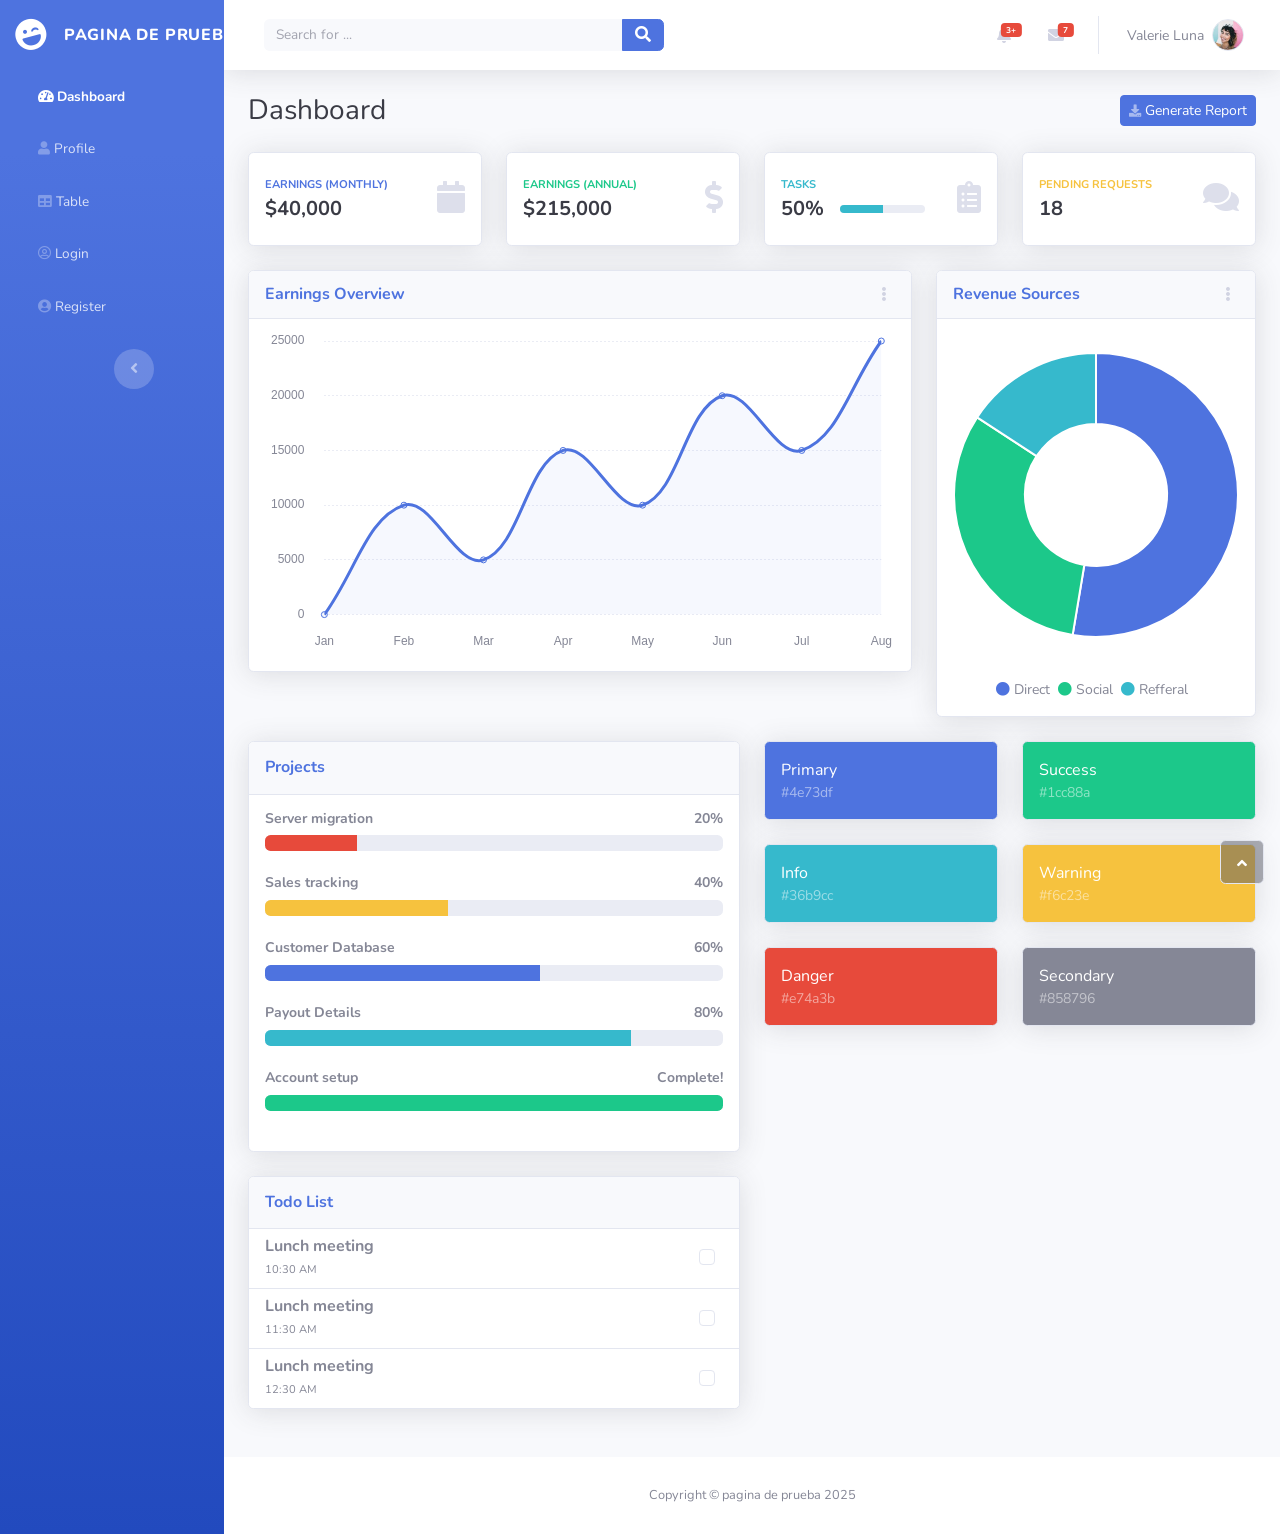
<file: index.html>
<!DOCTYPE html>
<html data-bs-theme="light" lang="en">

<head>
    <meta charset="utf-8">
    <meta name="viewport" content="width=device-width, initial-scale=1.0, shrink-to-fit=no">
    <title>Dashboard - pagina de prueba</title>
    <link rel="stylesheet" href="assets/bootstrap/css/bootstrap.min.css?h=97380e22c8933e9aa79cbc2390b9f15a">
    <link rel="stylesheet" href="assets/css/Nunito.css?h=54ff32502ea8bbd1363fac405f52f724">
    <link rel="stylesheet" href="assets/fonts/fontawesome-all.min.css?h=fbfa80fe81882dd47f8abd5cbb011b19">
</head>

<body id="page-top">
    <div id="wrapper">
        <nav class="navbar align-items-start sidebar sidebar-dark accordion bg-gradient-primary p-0 navbar-dark">
            <div class="container-fluid d-flex flex-column p-0"><a class="navbar-brand d-flex justify-content-center align-items-center sidebar-brand m-0" href="#">
                    <div class="sidebar-brand-icon rotate-n-15"><i class="fas fa-laugh-wink"></i></div>
                    <div class="sidebar-brand-text mx-3"><span>pagina de prueba</span></div>
                </a>
                <hr class="sidebar-divider my-0">
                <ul class="navbar-nav text-light" id="accordionSidebar">
                    <li class="nav-item"><a class="nav-link active" href="index.html"><i class="fas fa-tachometer-alt"></i><span>Dashboard</span></a></li>
                    <li class="nav-item"><a class="nav-link" href="profile.html"><i class="fas fa-user"></i><span>Profile</span></a></li>
                    <li class="nav-item"><a class="nav-link" href="table.html"><i class="fas fa-table"></i><span>Table</span></a></li>
                    <li class="nav-item"><a class="nav-link" href="login.html"><i class="far fa-user-circle"></i><span>Login</span></a></li>
                    <li class="nav-item"><a class="nav-link" href="register.html"><i class="fas fa-user-circle"></i><span>Register</span></a></li>
                </ul>
                <div class="text-center d-none d-md-inline"><button class="btn rounded-circle border-0" id="sidebarToggle" type="button"></button></div>
            </div>
        </nav>
        <div class="d-flex flex-column" id="content-wrapper">
            <div id="content">
                <nav class="navbar navbar-expand bg-white shadow mb-4 topbar static-top navbar-light">
                    <div class="container-fluid"><button class="btn btn-link d-md-none rounded-circle me-3" id="sidebarToggleTop" type="button"><i class="fas fa-bars"></i></button>
                        <form class="d-none d-sm-inline-block me-auto ms-md-3 my-2 my-md-0 mw-100 navbar-search">
                            <div class="input-group"><input class="bg-light form-control border-0 small" type="text" placeholder="Search for ..."><button class="btn btn-primary py-0" type="button"><i class="fas fa-search"></i></button></div>
                        </form>
                        <ul class="navbar-nav flex-nowrap ms-auto">
                            <li class="nav-item dropdown d-sm-none no-arrow"><a class="dropdown-toggle nav-link" aria-expanded="false" data-bs-toggle="dropdown" href="#"><i class="fas fa-search"></i></a>
                                <div class="dropdown-menu dropdown-menu-end p-3 animated--grow-in" aria-labelledby="searchDropdown">
                                    <form class="me-auto navbar-search w-100">
                                        <div class="input-group"><input class="bg-light form-control border-0 small" type="text" placeholder="Search for ...">
                                            <div class="input-group-append"><button class="btn btn-primary py-0" type="button"><i class="fas fa-search"></i></button></div>
                                        </div>
                                    </form>
                                </div>
                            </li>
                            <li class="nav-item dropdown no-arrow mx-1">
                                <div class="nav-item dropdown no-arrow"><a class="dropdown-toggle nav-link" aria-expanded="false" data-bs-toggle="dropdown" href="#"><span class="badge bg-danger badge-counter">3+</span><i class="fas fa-bell fa-fw"></i></a>
                                    <div class="dropdown-menu dropdown-menu-end dropdown-list animated--grow-in">
                                        <h6 class="dropdown-header">alerts center</h6><a class="dropdown-item d-flex align-items-center" href="#">
                                            <div class="me-3">
                                                <div class="bg-primary icon-circle"><i class="fas fa-file-alt text-white"></i></div>
                                            </div>
                                            <div><span class="small text-gray-500">December 12, 2019</span>
                                                <p>A new monthly report is ready to download!</p>
                                            </div>
                                        </a><a class="dropdown-item d-flex align-items-center" href="#">
                                            <div class="me-3">
                                                <div class="bg-success icon-circle"><i class="fas fa-donate text-white"></i></div>
                                            </div>
                                            <div><span class="small text-gray-500">December 7, 2019</span>
                                                <p>$290.29 has been deposited into your account!</p>
                                            </div>
                                        </a><a class="dropdown-item d-flex align-items-center" href="#">
                                            <div class="me-3">
                                                <div class="bg-warning icon-circle"><i class="fas fa-exclamation-triangle text-white"></i></div>
                                            </div>
                                            <div><span class="small text-gray-500">December 2, 2019</span>
                                                <p>Spending Alert: We've noticed unusually high spending for your account.</p>
                                            </div>
                                        </a><a class="dropdown-item text-center small text-gray-500" href="#">Show All Alerts</a>
                                    </div>
                                </div>
                            </li>
                            <li class="nav-item dropdown no-arrow mx-1">
                                <div class="nav-item dropdown no-arrow"><a class="dropdown-toggle nav-link" aria-expanded="false" data-bs-toggle="dropdown" href="#"><span class="badge bg-danger badge-counter">7</span><i class="fas fa-envelope fa-fw"></i></a>
                                    <div class="dropdown-menu dropdown-menu-end dropdown-list animated--grow-in">
                                        <h6 class="dropdown-header">alerts center</h6><a class="dropdown-item d-flex align-items-center" href="#">
                                            <div class="dropdown-list-image me-3"><img class="rounded-circle" src="assets/img/avatars/avatar4.jpeg?h=fefb30b61c8459a66bd338b7d790c3d5">
                                                <div class="bg-success status-indicator"></div>
                                            </div>
                                            <div class="fw-bold">
                                                <div class="text-truncate"><span>Hi there! I am wondering if you can help me with a problem I've been having.</span></div>
                                                <p class="small text-gray-500 mb-0">Emily Fowler - 58m</p>
                                            </div>
                                        </a><a class="dropdown-item d-flex align-items-center" href="#">
                                            <div class="dropdown-list-image me-3"><img class="rounded-circle" src="assets/img/avatars/avatar2.jpeg?h=5d142be9441885f0935b84cf739d4112">
                                                <div class="status-indicator"></div>
                                            </div>
                                            <div class="fw-bold">
                                                <div class="text-truncate"><span>I have the photos that you ordered last month!</span></div>
                                                <p class="small text-gray-500 mb-0">Jae Chun - 1d</p>
                                            </div>
                                        </a><a class="dropdown-item d-flex align-items-center" href="#">
                                            <div class="dropdown-list-image me-3"><img class="rounded-circle" src="assets/img/avatars/avatar3.jpeg?h=c5166867f10a4e454b5b2ae8d63268b3">
                                                <div class="bg-warning status-indicator"></div>
                                            </div>
                                            <div class="fw-bold">
                                                <div class="text-truncate"><span>Last month's report looks great, I am very happy with the progress so far, keep up the good work!</span></div>
                                                <p class="small text-gray-500 mb-0">Morgan Alvarez - 2d</p>
                                            </div>
                                        </a><a class="dropdown-item d-flex align-items-center" href="#">
                                            <div class="dropdown-list-image me-3"><img class="rounded-circle" src="assets/img/avatars/avatar5.jpeg?h=35dc45edbcda6b3fc752dab2b0f082ea">
                                                <div class="bg-success status-indicator"></div>
                                            </div>
                                            <div class="fw-bold">
                                                <div class="text-truncate"><span>Am I a good boy? The reason I ask is because someone told me that people say this to all dogs, even if they aren't good...</span></div>
                                                <p class="small text-gray-500 mb-0">Chicken the Dog · 2w</p>
                                            </div>
                                        </a><a class="dropdown-item text-center small text-gray-500" href="#">Show All Alerts</a>
                                    </div>
                                </div>
                                <div class="shadow dropdown-list dropdown-menu dropdown-menu-end" aria-labelledby="alertsDropdown"></div>
                            </li>
                            <div class="d-none d-sm-block topbar-divider"></div>
                            <li class="nav-item dropdown no-arrow">
                                <div class="nav-item dropdown no-arrow"><a class="dropdown-toggle nav-link" aria-expanded="false" data-bs-toggle="dropdown" href="#"><span class="d-none d-lg-inline me-2 text-gray-600 small">Valerie Luna</span><img class="border rounded-circle img-profile" src="assets/img/avatars/avatar1.jpeg?h=0ecc82101fb9a10ca459432faa8c0656"></a>
                                    <div class="dropdown-menu shadow dropdown-menu-end animated--grow-in"><a class="dropdown-item" href="#"><i class="fas fa-user fa-sm fa-fw me-2 text-gray-400"></i>&nbsp;Profile</a><a class="dropdown-item" href="#"><i class="fas fa-cogs fa-sm fa-fw me-2 text-gray-400"></i>&nbsp;Settings</a><a class="dropdown-item" href="#"><i class="fas fa-list fa-sm fa-fw me-2 text-gray-400"></i>&nbsp;Activity log</a>
                                        <div class="dropdown-divider"></div><a class="dropdown-item" href="#"><i class="fas fa-sign-out-alt fa-sm fa-fw me-2 text-gray-400"></i>&nbsp;Logout</a>
                                    </div>
                                </div>
                            </li>
                        </ul>
                    </div>
                </nav>
                <div class="container-fluid">
                    <div class="d-sm-flex justify-content-between align-items-center mb-4">
                        <h3 class="text-dark mb-0">Dashboard</h3><a class="btn btn-primary btn-sm d-none d-sm-inline-block" role="button" href="#"><i class="fas fa-download fa-sm text-white-50"></i>&nbsp;Generate Report</a>
                    </div>
                    <div class="row">
                        <div class="col-md-6 col-xl-3 mb-4">
                            <div class="card shadow border-start-primary py-2">
                                <div class="card-body">
                                    <div class="row align-items-center no-gutters">
                                        <div class="col me-2">
                                            <div class="text-uppercase text-primary fw-bold text-xs mb-1"><span>Earnings (monthly)</span></div>
                                            <div class="text-dark fw-bold h5 mb-0"><span>$40,000</span></div>
                                        </div>
                                        <div class="col-auto"><i class="fas fa-calendar fa-2x text-gray-300"></i></div>
                                    </div>
                                </div>
                            </div>
                        </div>
                        <div class="col-md-6 col-xl-3 mb-4">
                            <div class="card shadow border-start-success py-2">
                                <div class="card-body">
                                    <div class="row align-items-center no-gutters">
                                        <div class="col me-2">
                                            <div class="text-uppercase text-success fw-bold text-xs mb-1"><span>Earnings (annual)</span></div>
                                            <div class="text-dark fw-bold h5 mb-0"><span>$215,000</span></div>
                                        </div>
                                        <div class="col-auto"><i class="fas fa-dollar-sign fa-2x text-gray-300"></i></div>
                                    </div>
                                </div>
                            </div>
                        </div>
                        <div class="col-md-6 col-xl-3 mb-4">
                            <div class="card shadow border-start-info py-2">
                                <div class="card-body">
                                    <div class="row align-items-center no-gutters">
                                        <div class="col me-2">
                                            <div class="text-uppercase text-info fw-bold text-xs mb-1"><span>Tasks</span></div>
                                            <div class="row g-0 align-items-center">
                                                <div class="col-auto">
                                                    <div class="text-dark fw-bold h5 mb-0 me-3"><span>50%</span></div>
                                                </div>
                                                <div class="col">
                                                    <div class="progress progress-sm">
                                                        <div class="progress-bar bg-info" aria-valuenow="50" aria-valuemin="0" aria-valuemax="100" style="width: 50%;"><span class="visually-hidden">50%</span></div>
                                                    </div>
                                                </div>
                                            </div>
                                        </div>
                                        <div class="col-auto"><i class="fas fa-clipboard-list fa-2x text-gray-300"></i></div>
                                    </div>
                                </div>
                            </div>
                        </div>
                        <div class="col-md-6 col-xl-3 mb-4">
                            <div class="card shadow border-start-warning py-2">
                                <div class="card-body">
                                    <div class="row align-items-center no-gutters">
                                        <div class="col me-2">
                                            <div class="text-uppercase text-warning fw-bold text-xs mb-1"><span>Pending Requests</span></div>
                                            <div class="text-dark fw-bold h5 mb-0"><span>18</span></div>
                                        </div>
                                        <div class="col-auto"><i class="fas fa-comments fa-2x text-gray-300"></i></div>
                                    </div>
                                </div>
                            </div>
                        </div>
                    </div><!-- Start: Chart -->
                    <div class="row">
                        <div class="col-lg-7 col-xl-8">
                            <div class="card shadow mb-4">
                                <div class="card-header d-flex justify-content-between align-items-center">
                                    <h6 class="text-primary fw-bold m-0">Earnings Overview</h6>
                                    <div class="dropdown no-arrow"><button class="btn btn-link btn-sm dropdown-toggle" aria-expanded="false" data-bs-toggle="dropdown" type="button"><i class="fas fa-ellipsis-v text-gray-400"></i></button>
                                        <div class="dropdown-menu shadow dropdown-menu-end animated--fade-in">
                                            <p class="text-center dropdown-header">dropdown header:</p><a class="dropdown-item" href="#">&nbsp;Action</a><a class="dropdown-item" href="#">&nbsp;Another action</a>
                                            <div class="dropdown-divider"></div><a class="dropdown-item" href="#">&nbsp;Something else here</a>
                                        </div>
                                    </div>
                                </div>
                                <div class="card-body">
                                    <div class="chart-area"><canvas data-bss-chart="{&quot;type&quot;:&quot;line&quot;,&quot;data&quot;:{&quot;labels&quot;:[&quot;Jan&quot;,&quot;Feb&quot;,&quot;Mar&quot;,&quot;Apr&quot;,&quot;May&quot;,&quot;Jun&quot;,&quot;Jul&quot;,&quot;Aug&quot;],&quot;datasets&quot;:[{&quot;label&quot;:&quot;Earnings&quot;,&quot;fill&quot;:true,&quot;data&quot;:[&quot;0&quot;,&quot;10000&quot;,&quot;5000&quot;,&quot;15000&quot;,&quot;10000&quot;,&quot;20000&quot;,&quot;15000&quot;,&quot;25000&quot;],&quot;backgroundColor&quot;:&quot;rgba(78, 115, 223, 0.05)&quot;,&quot;borderColor&quot;:&quot;rgba(78, 115, 223, 1)&quot;}]},&quot;options&quot;:{&quot;maintainAspectRatio&quot;:false,&quot;legend&quot;:{&quot;display&quot;:false,&quot;labels&quot;:{&quot;fontStyle&quot;:&quot;normal&quot;}},&quot;title&quot;:{&quot;fontStyle&quot;:&quot;normal&quot;},&quot;scales&quot;:{&quot;xAxes&quot;:[{&quot;gridLines&quot;:{&quot;color&quot;:&quot;rgb(234, 236, 244)&quot;,&quot;zeroLineColor&quot;:&quot;rgb(234, 236, 244)&quot;,&quot;drawBorder&quot;:false,&quot;drawTicks&quot;:false,&quot;borderDash&quot;:[&quot;2&quot;],&quot;zeroLineBorderDash&quot;:[&quot;2&quot;],&quot;drawOnChartArea&quot;:false},&quot;ticks&quot;:{&quot;fontColor&quot;:&quot;#858796&quot;,&quot;fontStyle&quot;:&quot;normal&quot;,&quot;padding&quot;:20}}],&quot;yAxes&quot;:[{&quot;gridLines&quot;:{&quot;color&quot;:&quot;rgb(234, 236, 244)&quot;,&quot;zeroLineColor&quot;:&quot;rgb(234, 236, 244)&quot;,&quot;drawBorder&quot;:false,&quot;drawTicks&quot;:false,&quot;borderDash&quot;:[&quot;2&quot;],&quot;zeroLineBorderDash&quot;:[&quot;2&quot;]},&quot;ticks&quot;:{&quot;fontColor&quot;:&quot;#858796&quot;,&quot;fontStyle&quot;:&quot;normal&quot;,&quot;padding&quot;:20}}]}}}"></canvas></div>
                                </div>
                            </div>
                        </div>
                        <div class="col-lg-5 col-xl-4">
                            <div class="card shadow mb-4">
                                <div class="card-header d-flex justify-content-between align-items-center">
                                    <h6 class="text-primary fw-bold m-0">Revenue Sources</h6>
                                    <div class="dropdown no-arrow"><button class="btn btn-link btn-sm dropdown-toggle" aria-expanded="false" data-bs-toggle="dropdown" type="button"><i class="fas fa-ellipsis-v text-gray-400"></i></button>
                                        <div class="dropdown-menu shadow dropdown-menu-end animated--fade-in">
                                            <p class="text-center dropdown-header">dropdown header:</p><a class="dropdown-item" href="#">&nbsp;Action</a><a class="dropdown-item" href="#">&nbsp;Another action</a>
                                            <div class="dropdown-divider"></div><a class="dropdown-item" href="#">&nbsp;Something else here</a>
                                        </div>
                                    </div>
                                </div>
                                <div class="card-body">
                                    <div class="chart-area"><canvas data-bss-chart="{&quot;type&quot;:&quot;doughnut&quot;,&quot;data&quot;:{&quot;labels&quot;:[&quot;Direct&quot;,&quot;Social&quot;,&quot;Referral&quot;],&quot;datasets&quot;:[{&quot;label&quot;:&quot;&quot;,&quot;backgroundColor&quot;:[&quot;#4e73df&quot;,&quot;#1cc88a&quot;,&quot;#36b9cc&quot;],&quot;borderColor&quot;:[&quot;#ffffff&quot;,&quot;#ffffff&quot;,&quot;#ffffff&quot;],&quot;data&quot;:[&quot;50&quot;,&quot;30&quot;,&quot;15&quot;]}]},&quot;options&quot;:{&quot;maintainAspectRatio&quot;:false,&quot;legend&quot;:{&quot;display&quot;:false,&quot;labels&quot;:{&quot;fontStyle&quot;:&quot;normal&quot;}},&quot;title&quot;:{&quot;fontStyle&quot;:&quot;normal&quot;}}}"></canvas></div>
                                    <div class="text-center small mt-4"><span class="me-2"><i class="fas fa-circle text-primary"></i>&nbsp;Direct</span><span class="me-2"><i class="fas fa-circle text-success"></i>&nbsp;Social</span><span class="me-2"><i class="fas fa-circle text-info"></i>&nbsp;Refferal</span></div>
                                </div>
                            </div>
                        </div>
                    </div><!-- End: Chart -->
                    <div class="row">
                        <div class="col-lg-6 mb-4">
                            <div class="card shadow mb-4">
                                <div class="card-header py-3">
                                    <h6 class="text-primary fw-bold m-0">Projects</h6>
                                </div>
                                <div class="card-body">
                                    <h4 class="small fw-bold">Server migration<span class="float-end">20%</span></h4>
                                    <div class="progress mb-4">
                                        <div class="progress-bar bg-danger" aria-valuenow="20" aria-valuemin="0" aria-valuemax="100" style="width: 20%;"><span class="visually-hidden">20%</span></div>
                                    </div>
                                    <h4 class="small fw-bold">Sales tracking<span class="float-end">40%</span></h4>
                                    <div class="progress mb-4">
                                        <div class="progress-bar bg-warning" aria-valuenow="40" aria-valuemin="0" aria-valuemax="100" style="width: 40%;"><span class="visually-hidden">40%</span></div>
                                    </div>
                                    <h4 class="small fw-bold">Customer Database<span class="float-end">60%</span></h4>
                                    <div class="progress mb-4">
                                        <div class="progress-bar bg-primary" aria-valuenow="60" aria-valuemin="0" aria-valuemax="100" style="width: 60%;"><span class="visually-hidden">60%</span></div>
                                    </div>
                                    <h4 class="small fw-bold">Payout Details<span class="float-end">80%</span></h4>
                                    <div class="progress mb-4">
                                        <div class="progress-bar bg-info" aria-valuenow="80" aria-valuemin="0" aria-valuemax="100" style="width: 80%;"><span class="visually-hidden">80%</span></div>
                                    </div>
                                    <h4 class="small fw-bold">Account setup<span class="float-end">Complete!</span></h4>
                                    <div class="progress mb-4">
                                        <div class="progress-bar bg-success" aria-valuenow="100" aria-valuemin="0" aria-valuemax="100" style="width: 100%;"><span class="visually-hidden">100%</span></div>
                                    </div>
                                </div>
                            </div>
                            <div class="card shadow mb-4">
                                <div class="card-header py-3">
                                    <h6 class="text-primary fw-bold m-0">Todo List</h6>
                                </div>
                                <ul class="list-group list-group-flush">
                                    <li class="list-group-item">
                                        <div class="row align-items-center no-gutters">
                                            <div class="col me-2">
                                                <h6 class="mb-0"><strong>Lunch meeting</strong></h6><span class="text-xs">10:30 AM</span>
                                            </div>
                                            <div class="col-auto">
                                                <div class="form-check"><input class="form-check-input" type="checkbox" id="formCheck-1"><label class="form-check-label" for="formCheck-1"></label></div>
                                            </div>
                                        </div>
                                    </li>
                                    <li class="list-group-item">
                                        <div class="row align-items-center no-gutters">
                                            <div class="col me-2">
                                                <h6 class="mb-0"><strong>Lunch meeting</strong></h6><span class="text-xs">11:30 AM</span>
                                            </div>
                                            <div class="col-auto">
                                                <div class="form-check"><input class="form-check-input" type="checkbox" id="formCheck-2"><label class="form-check-label" for="formCheck-2"></label></div>
                                            </div>
                                        </div>
                                    </li>
                                    <li class="list-group-item">
                                        <div class="row align-items-center no-gutters">
                                            <div class="col me-2">
                                                <h6 class="mb-0"><strong>Lunch meeting</strong></h6><span class="text-xs">12:30 AM</span>
                                            </div>
                                            <div class="col-auto">
                                                <div class="form-check"><input class="form-check-input" type="checkbox" id="formCheck-3"><label class="form-check-label" for="formCheck-3"></label></div>
                                            </div>
                                        </div>
                                    </li>
                                </ul>
                            </div>
                        </div>
                        <div class="col">
                            <div class="row">
                                <div class="col-lg-6 mb-4">
                                    <div class="card text-white bg-primary shadow">
                                        <div class="card-body">
                                            <p class="m-0">Primary</p>
                                            <p class="text-white-50 small m-0">#4e73df</p>
                                        </div>
                                    </div>
                                </div>
                                <div class="col-lg-6 mb-4">
                                    <div class="card text-white bg-success shadow">
                                        <div class="card-body">
                                            <p class="m-0">Success</p>
                                            <p class="text-white-50 small m-0">#1cc88a</p>
                                        </div>
                                    </div>
                                </div>
                                <div class="col-lg-6 mb-4">
                                    <div class="card text-white bg-info shadow">
                                        <div class="card-body">
                                            <p class="m-0">Info</p>
                                            <p class="text-white-50 small m-0">#36b9cc</p>
                                        </div>
                                    </div>
                                </div>
                                <div class="col-lg-6 mb-4">
                                    <div class="card text-white bg-warning shadow">
                                        <div class="card-body">
                                            <p class="m-0">Warning</p>
                                            <p class="text-white-50 small m-0">#f6c23e</p>
                                        </div>
                                    </div>
                                </div>
                                <div class="col-lg-6 mb-4">
                                    <div class="card text-white bg-danger shadow">
                                        <div class="card-body">
                                            <p class="m-0">Danger</p>
                                            <p class="text-white-50 small m-0">#e74a3b</p>
                                        </div>
                                    </div>
                                </div>
                                <div class="col-lg-6 mb-4">
                                    <div class="card text-white bg-secondary shadow">
                                        <div class="card-body">
                                            <p class="m-0">Secondary</p>
                                            <p class="text-white-50 small m-0">#858796</p>
                                        </div>
                                    </div>
                                </div>
                            </div>
                        </div>
                    </div>
                </div>
            </div>
            <footer class="bg-white sticky-footer">
                <div class="container my-auto">
                    <div class="text-center my-auto copyright"><span>Copyright © pagina de prueba 2025</span></div>
                </div>
            </footer>
        </div><a class="border rounded d-inline scroll-to-top" href="#page-top"><i class="fas fa-angle-up"></i></a>
    </div>
    <script src="assets/bootstrap/js/bootstrap.min.js?h=e55bde7d6e36ebf17ba0b8c1e80e4065"></script>
    <script src="assets/js/chart.min.js?h=bd9843d1866f45d1406a12f7de05f9ff"></script>
    <script src="assets/js/bs-init.js?h=e2b0d57f2c4a9b0d13919304f87f79ae"></script>
    <script src="assets/js/theme.js?h=79f403485707cf2617c5bc5a2d386bb0"></script>
</body>

</html>
</file>
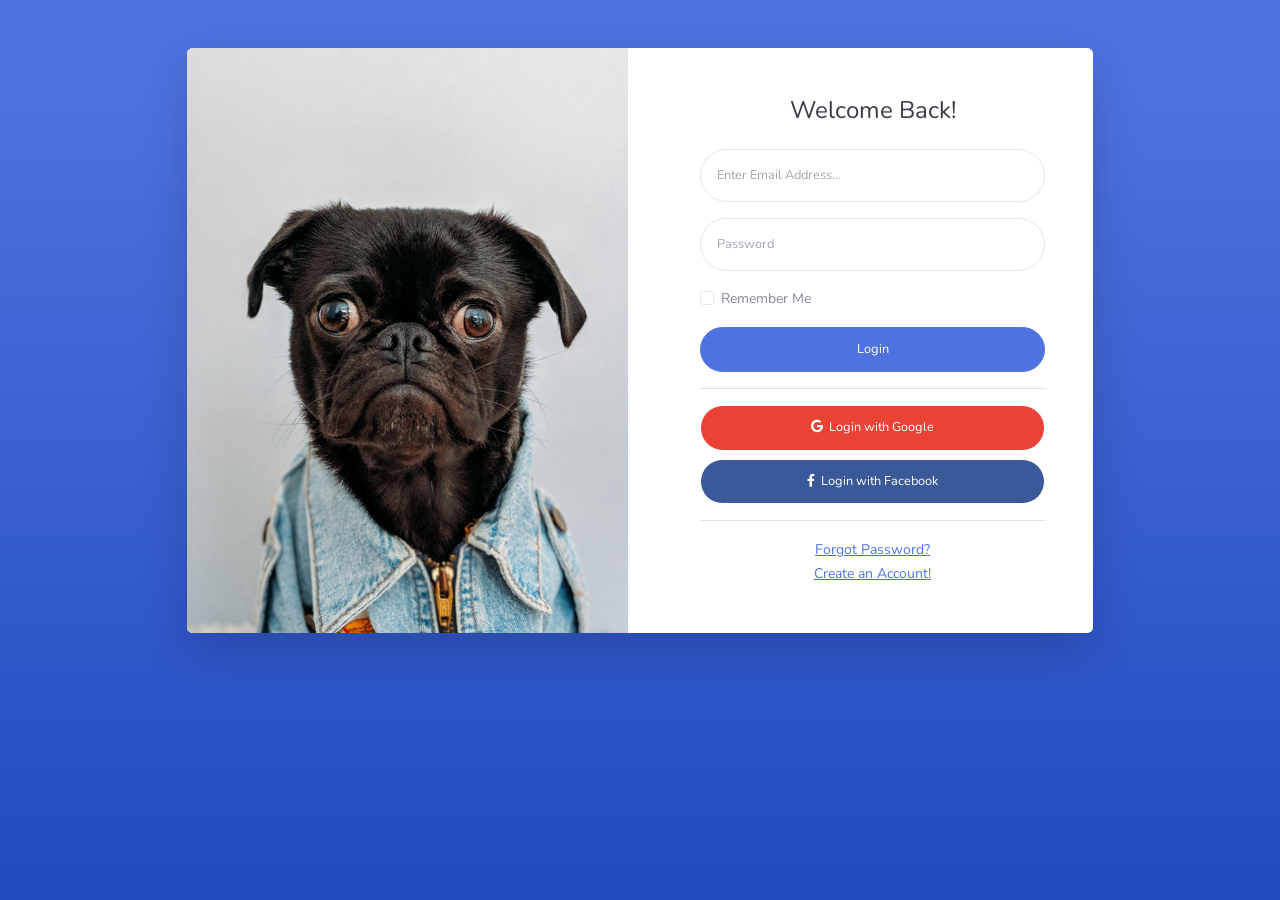
<file: login.html>
<!DOCTYPE html>
<html data-bs-theme="light" lang="en">

<head>
    <meta charset="utf-8">
    <meta name="viewport" content="width=device-width, initial-scale=1.0, shrink-to-fit=no">
    <title>Login - pagina de prueba</title>
    <link rel="stylesheet" href="assets/bootstrap/css/bootstrap.min.css?h=97380e22c8933e9aa79cbc2390b9f15a">
    <link rel="stylesheet" href="assets/css/Nunito.css?h=54ff32502ea8bbd1363fac405f52f724">
    <link rel="stylesheet" href="assets/fonts/fontawesome-all.min.css?h=fbfa80fe81882dd47f8abd5cbb011b19">
</head>

<body class="bg-gradient-primary">
    <div class="container">
        <div class="row justify-content-center">
            <div class="col-md-9 col-lg-12 col-xl-10">
                <div class="card shadow-lg o-hidden border-0 my-5">
                    <div class="card-body p-0">
                        <div class="row">
                            <div class="col-lg-6 d-none d-lg-flex">
                                <div class="flex-grow-1 bg-login-image" style="background-image: url(&quot;assets/img/dogs/image3.jpeg?h=cbc3a40dae521ddee89bf6b026abde71&quot;);"></div>
                            </div>
                            <div class="col-lg-6">
                                <div class="p-5">
                                    <div class="text-center">
                                        <h4 class="text-dark mb-4">Welcome Back!</h4>
                                    </div>
                                    <form class="user">
                                        <div class="mb-3"><input class="form-control form-control-user" type="email" id="exampleInputEmail" aria-describedby="emailHelp" placeholder="Enter Email Address..." name="email"></div>
                                        <div class="mb-3"><input class="form-control form-control-user" type="password" id="exampleInputPassword" placeholder="Password" name="password"></div>
                                        <div class="mb-3">
                                            <div class="custom-control custom-checkbox small">
                                                <div class="form-check"><input class="form-check-input custom-control-input" type="checkbox" id="formCheck-1"><label class="form-check-label custom-control-label" for="formCheck-1">Remember Me</label></div>
                                            </div>
                                        </div><button class="btn btn-primary d-block btn-user w-100" type="submit">Login</button>
                                        <hr><a class="btn btn-primary d-block btn-google btn-user w-100 mb-2" role="button"><i class="fab fa-google"></i>&nbsp; Login with Google</a><a class="btn btn-primary d-block btn-facebook btn-user w-100" role="button"><i class="fab fa-facebook-f"></i>&nbsp; Login with Facebook</a>
                                        <hr>
                                    </form>
                                    <div class="text-center"><a class="small" href="forgot-password.html">Forgot Password?</a></div>
                                    <div class="text-center"><a class="small" href="register.html">Create an Account!</a></div>
                                </div>
                            </div>
                        </div>
                    </div>
                </div>
            </div>
        </div>
    </div>
    <script src="assets/bootstrap/js/bootstrap.min.js?h=e55bde7d6e36ebf17ba0b8c1e80e4065"></script>
    <script src="assets/js/bs-init.js?h=e2b0d57f2c4a9b0d13919304f87f79ae"></script>
    <script src="assets/js/theme.js?h=79f403485707cf2617c5bc5a2d386bb0"></script>
</body>

</html>
</file>
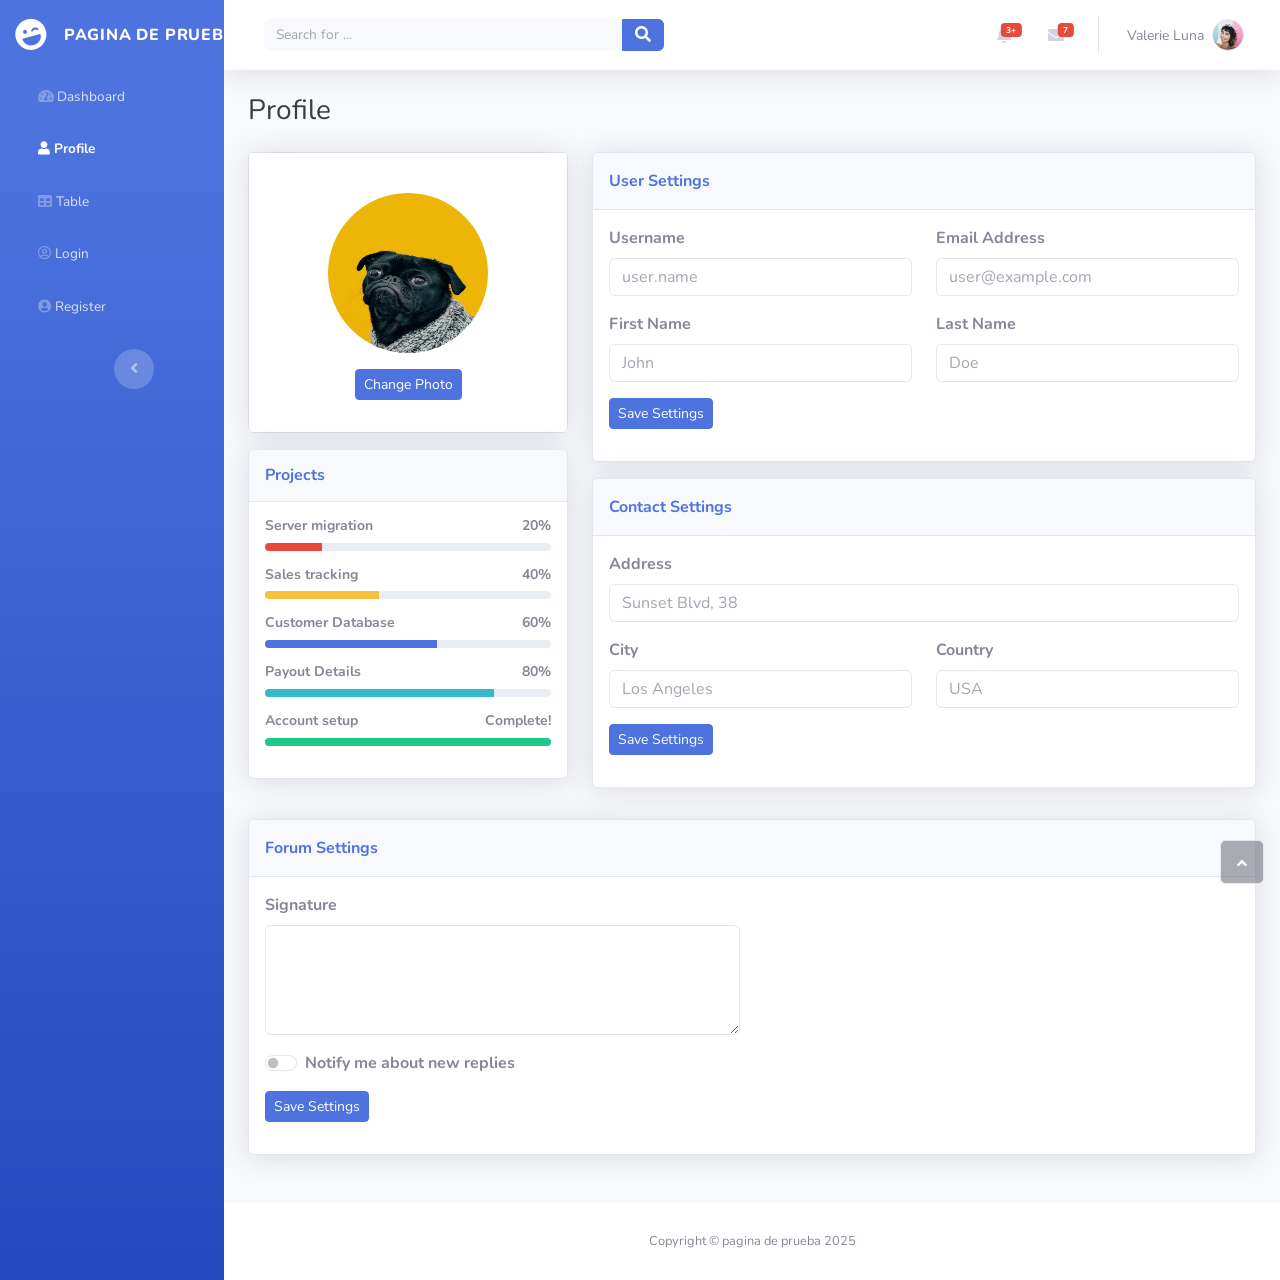
<file: profile.html>
<!DOCTYPE html>
<html data-bs-theme="light" lang="en">

<head>
    <meta charset="utf-8">
    <meta name="viewport" content="width=device-width, initial-scale=1.0, shrink-to-fit=no">
    <title>Profile - pagina de prueba</title>
    <link rel="stylesheet" href="assets/bootstrap/css/bootstrap.min.css?h=97380e22c8933e9aa79cbc2390b9f15a">
    <link rel="stylesheet" href="assets/css/Nunito.css?h=54ff32502ea8bbd1363fac405f52f724">
    <link rel="stylesheet" href="assets/fonts/fontawesome-all.min.css?h=fbfa80fe81882dd47f8abd5cbb011b19">
</head>

<body id="page-top">
    <div id="wrapper">
        <nav class="navbar align-items-start sidebar sidebar-dark accordion bg-gradient-primary p-0 navbar-dark">
            <div class="container-fluid d-flex flex-column p-0"><a class="navbar-brand d-flex justify-content-center align-items-center sidebar-brand m-0" href="#">
                    <div class="sidebar-brand-icon rotate-n-15"><i class="fas fa-laugh-wink"></i></div>
                    <div class="sidebar-brand-text mx-3"><span>pagina de prueba</span></div>
                </a>
                <hr class="sidebar-divider my-0">
                <ul class="navbar-nav text-light" id="accordionSidebar">
                    <li class="nav-item"><a class="nav-link" href="index.html"><i class="fas fa-tachometer-alt"></i><span>Dashboard</span></a></li>
                    <li class="nav-item"><a class="nav-link active" href="profile.html"><i class="fas fa-user"></i><span>Profile</span></a></li>
                    <li class="nav-item"><a class="nav-link" href="table.html"><i class="fas fa-table"></i><span>Table</span></a></li>
                    <li class="nav-item"><a class="nav-link" href="login.html"><i class="far fa-user-circle"></i><span>Login</span></a></li>
                    <li class="nav-item"><a class="nav-link" href="register.html"><i class="fas fa-user-circle"></i><span>Register</span></a></li>
                </ul>
                <div class="text-center d-none d-md-inline"><button class="btn rounded-circle border-0" id="sidebarToggle" type="button"></button></div>
            </div>
        </nav>
        <div class="d-flex flex-column" id="content-wrapper">
            <div id="content">
                <nav class="navbar navbar-expand bg-white shadow mb-4 topbar static-top navbar-light">
                    <div class="container-fluid"><button class="btn btn-link d-md-none rounded-circle me-3" id="sidebarToggleTop" type="button"><i class="fas fa-bars"></i></button>
                        <form class="d-none d-sm-inline-block me-auto ms-md-3 my-2 my-md-0 mw-100 navbar-search">
                            <div class="input-group"><input class="bg-light form-control border-0 small" type="text" placeholder="Search for ..."><button class="btn btn-primary py-0" type="button"><i class="fas fa-search"></i></button></div>
                        </form>
                        <ul class="navbar-nav flex-nowrap ms-auto">
                            <li class="nav-item dropdown d-sm-none no-arrow"><a class="dropdown-toggle nav-link" aria-expanded="false" data-bs-toggle="dropdown" href="#"><i class="fas fa-search"></i></a>
                                <div class="dropdown-menu dropdown-menu-end p-3 animated--grow-in" aria-labelledby="searchDropdown">
                                    <form class="me-auto navbar-search w-100">
                                        <div class="input-group"><input class="bg-light form-control border-0 small" type="text" placeholder="Search for ...">
                                            <div class="input-group-append"><button class="btn btn-primary py-0" type="button"><i class="fas fa-search"></i></button></div>
                                        </div>
                                    </form>
                                </div>
                            </li>
                            <li class="nav-item dropdown no-arrow mx-1">
                                <div class="nav-item dropdown no-arrow"><a class="dropdown-toggle nav-link" aria-expanded="false" data-bs-toggle="dropdown" href="#"><span class="badge bg-danger badge-counter">3+</span><i class="fas fa-bell fa-fw"></i></a>
                                    <div class="dropdown-menu dropdown-menu-end dropdown-list animated--grow-in">
                                        <h6 class="dropdown-header">alerts center</h6><a class="dropdown-item d-flex align-items-center" href="#">
                                            <div class="me-3">
                                                <div class="bg-primary icon-circle"><i class="fas fa-file-alt text-white"></i></div>
                                            </div>
                                            <div><span class="small text-gray-500">December 12, 2019</span>
                                                <p>A new monthly report is ready to download!</p>
                                            </div>
                                        </a><a class="dropdown-item d-flex align-items-center" href="#">
                                            <div class="me-3">
                                                <div class="bg-success icon-circle"><i class="fas fa-donate text-white"></i></div>
                                            </div>
                                            <div><span class="small text-gray-500">December 7, 2019</span>
                                                <p>$290.29 has been deposited into your account!</p>
                                            </div>
                                        </a><a class="dropdown-item d-flex align-items-center" href="#">
                                            <div class="me-3">
                                                <div class="bg-warning icon-circle"><i class="fas fa-exclamation-triangle text-white"></i></div>
                                            </div>
                                            <div><span class="small text-gray-500">December 2, 2019</span>
                                                <p>Spending Alert: We've noticed unusually high spending for your account.</p>
                                            </div>
                                        </a><a class="dropdown-item text-center small text-gray-500" href="#">Show All Alerts</a>
                                    </div>
                                </div>
                            </li>
                            <li class="nav-item dropdown no-arrow mx-1">
                                <div class="nav-item dropdown no-arrow"><a class="dropdown-toggle nav-link" aria-expanded="false" data-bs-toggle="dropdown" href="#"><span class="badge bg-danger badge-counter">7</span><i class="fas fa-envelope fa-fw"></i></a>
                                    <div class="dropdown-menu dropdown-menu-end dropdown-list animated--grow-in">
                                        <h6 class="dropdown-header">alerts center</h6><a class="dropdown-item d-flex align-items-center" href="#">
                                            <div class="dropdown-list-image me-3"><img class="rounded-circle" src="assets/img/avatars/avatar4.jpeg?h=fefb30b61c8459a66bd338b7d790c3d5">
                                                <div class="bg-success status-indicator"></div>
                                            </div>
                                            <div class="fw-bold">
                                                <div class="text-truncate"><span>Hi there! I am wondering if you can help me with a problem I've been having.</span></div>
                                                <p class="small text-gray-500 mb-0">Emily Fowler - 58m</p>
                                            </div>
                                        </a><a class="dropdown-item d-flex align-items-center" href="#">
                                            <div class="dropdown-list-image me-3"><img class="rounded-circle" src="assets/img/avatars/avatar2.jpeg?h=5d142be9441885f0935b84cf739d4112">
                                                <div class="status-indicator"></div>
                                            </div>
                                            <div class="fw-bold">
                                                <div class="text-truncate"><span>I have the photos that you ordered last month!</span></div>
                                                <p class="small text-gray-500 mb-0">Jae Chun - 1d</p>
                                            </div>
                                        </a><a class="dropdown-item d-flex align-items-center" href="#">
                                            <div class="dropdown-list-image me-3"><img class="rounded-circle" src="assets/img/avatars/avatar3.jpeg?h=c5166867f10a4e454b5b2ae8d63268b3">
                                                <div class="bg-warning status-indicator"></div>
                                            </div>
                                            <div class="fw-bold">
                                                <div class="text-truncate"><span>Last month's report looks great, I am very happy with the progress so far, keep up the good work!</span></div>
                                                <p class="small text-gray-500 mb-0">Morgan Alvarez - 2d</p>
                                            </div>
                                        </a><a class="dropdown-item d-flex align-items-center" href="#">
                                            <div class="dropdown-list-image me-3"><img class="rounded-circle" src="assets/img/avatars/avatar5.jpeg?h=35dc45edbcda6b3fc752dab2b0f082ea">
                                                <div class="bg-success status-indicator"></div>
                                            </div>
                                            <div class="fw-bold">
                                                <div class="text-truncate"><span>Am I a good boy? The reason I ask is because someone told me that people say this to all dogs, even if they aren't good...</span></div>
                                                <p class="small text-gray-500 mb-0">Chicken the Dog · 2w</p>
                                            </div>
                                        </a><a class="dropdown-item text-center small text-gray-500" href="#">Show All Alerts</a>
                                    </div>
                                </div>
                                <div class="shadow dropdown-list dropdown-menu dropdown-menu-end" aria-labelledby="alertsDropdown"></div>
                            </li>
                            <div class="d-none d-sm-block topbar-divider"></div>
                            <li class="nav-item dropdown no-arrow">
                                <div class="nav-item dropdown no-arrow"><a class="dropdown-toggle nav-link" aria-expanded="false" data-bs-toggle="dropdown" href="#"><span class="d-none d-lg-inline me-2 text-gray-600 small">Valerie Luna</span><img class="border rounded-circle img-profile" src="assets/img/avatars/avatar1.jpeg?h=0ecc82101fb9a10ca459432faa8c0656"></a>
                                    <div class="dropdown-menu shadow dropdown-menu-end animated--grow-in"><a class="dropdown-item" href="#"><i class="fas fa-user fa-sm fa-fw me-2 text-gray-400"></i>&nbsp;Profile</a><a class="dropdown-item" href="#"><i class="fas fa-cogs fa-sm fa-fw me-2 text-gray-400"></i>&nbsp;Settings</a><a class="dropdown-item" href="#"><i class="fas fa-list fa-sm fa-fw me-2 text-gray-400"></i>&nbsp;Activity log</a>
                                        <div class="dropdown-divider"></div><a class="dropdown-item" href="#"><i class="fas fa-sign-out-alt fa-sm fa-fw me-2 text-gray-400"></i>&nbsp;Logout</a>
                                    </div>
                                </div>
                            </li>
                        </ul>
                    </div>
                </nav>
                <div class="container-fluid">
                    <h3 class="text-dark mb-4">Profile</h3>
                    <div class="row mb-3">
                        <div class="col-lg-4">
                            <div class="card mb-3">
                                <div class="card-body text-center shadow"><img class="rounded-circle mb-3 mt-4" src="assets/img/dogs/image2.jpeg?h=a0a7d00bcd8e4f84f4d8ce636a8f94d4" width="160" height="160">
                                    <div class="mb-3"><button class="btn btn-primary btn-sm" type="button">Change Photo</button></div>
                                </div>
                            </div>
                            <div class="card shadow mb-4">
                                <div class="card-header py-3">
                                    <h6 class="text-primary fw-bold m-0">Projects</h6>
                                </div>
                                <div class="card-body">
                                    <h4 class="small fw-bold">Server migration<span class="float-end">20%</span></h4>
                                    <div class="progress progress-sm mb-3">
                                        <div class="progress-bar bg-danger" aria-valuenow="20" aria-valuemin="0" aria-valuemax="100" style="width: 20%;"><span class="visually-hidden">20%</span></div>
                                    </div>
                                    <h4 class="small fw-bold">Sales tracking<span class="float-end">40%</span></h4>
                                    <div class="progress progress-sm mb-3">
                                        <div class="progress-bar bg-warning" aria-valuenow="40" aria-valuemin="0" aria-valuemax="100" style="width: 40%;"><span class="visually-hidden">40%</span></div>
                                    </div>
                                    <h4 class="small fw-bold">Customer Database<span class="float-end">60%</span></h4>
                                    <div class="progress progress-sm mb-3">
                                        <div class="progress-bar bg-primary" aria-valuenow="60" aria-valuemin="0" aria-valuemax="100" style="width: 60%;"><span class="visually-hidden">60%</span></div>
                                    </div>
                                    <h4 class="small fw-bold">Payout Details<span class="float-end">80%</span></h4>
                                    <div class="progress progress-sm mb-3">
                                        <div class="progress-bar bg-info" aria-valuenow="80" aria-valuemin="0" aria-valuemax="100" style="width: 80%;"><span class="visually-hidden">80%</span></div>
                                    </div>
                                    <h4 class="small fw-bold">Account setup<span class="float-end">Complete!</span></h4>
                                    <div class="progress progress-sm mb-3">
                                        <div class="progress-bar bg-success" aria-valuenow="100" aria-valuemin="0" aria-valuemax="100" style="width: 100%;"><span class="visually-hidden">100%</span></div>
                                    </div>
                                </div>
                            </div>
                        </div>
                        <div class="col-lg-8">
                            <div class="row mb-3 d-none">
                                <div class="col">
                                    <div class="card text-white bg-primary shadow">
                                        <div class="card-body">
                                            <div class="row mb-2">
                                                <div class="col">
                                                    <p class="m-0">Peformance</p>
                                                    <p class="m-0"><strong>65.2%</strong></p>
                                                </div>
                                                <div class="col-auto"><i class="fas fa-rocket fa-2x"></i></div>
                                            </div>
                                            <p class="text-white-50 small m-0"><i class="fas fa-arrow-up"></i>&nbsp;5% since last month</p>
                                        </div>
                                    </div>
                                </div>
                                <div class="col">
                                    <div class="card text-white bg-success shadow">
                                        <div class="card-body">
                                            <div class="row mb-2">
                                                <div class="col">
                                                    <p class="m-0">Peformance</p>
                                                    <p class="m-0"><strong>65.2%</strong></p>
                                                </div>
                                                <div class="col-auto"><i class="fas fa-rocket fa-2x"></i></div>
                                            </div>
                                            <p class="text-white-50 small m-0"><i class="fas fa-arrow-up"></i>&nbsp;5% since last month</p>
                                        </div>
                                    </div>
                                </div>
                            </div>
                            <div class="row">
                                <div class="col">
                                    <div class="card shadow mb-3">
                                        <div class="card-header py-3">
                                            <p class="text-primary m-0 fw-bold">User Settings</p>
                                        </div>
                                        <div class="card-body">
                                            <form>
                                                <div class="row">
                                                    <div class="col">
                                                        <div class="mb-3"><label class="form-label" for="username"><strong>Username</strong></label><input class="form-control" type="text" id="username" placeholder="user.name" name="username"></div>
                                                    </div>
                                                    <div class="col">
                                                        <div class="mb-3"><label class="form-label" for="email"><strong>Email Address</strong></label><input class="form-control" type="email" id="email" placeholder="user@example.com" name="email"></div>
                                                    </div>
                                                </div>
                                                <div class="row">
                                                    <div class="col">
                                                        <div class="mb-3"><label class="form-label" for="first_name"><strong>First Name</strong></label><input class="form-control" type="text" id="first_name" placeholder="John" name="first_name"></div>
                                                    </div>
                                                    <div class="col">
                                                        <div class="mb-3"><label class="form-label" for="last_name"><strong>Last Name</strong></label><input class="form-control" type="text" id="last_name" placeholder="Doe" name="last_name"></div>
                                                    </div>
                                                </div>
                                                <div class="mb-3"><button class="btn btn-primary btn-sm" type="submit">Save Settings</button></div>
                                            </form>
                                        </div>
                                    </div>
                                    <div class="card shadow">
                                        <div class="card-header py-3">
                                            <p class="text-primary m-0 fw-bold">Contact Settings</p>
                                        </div>
                                        <div class="card-body">
                                            <form>
                                                <div class="mb-3"><label class="form-label" for="address"><strong>Address</strong></label><input class="form-control" type="text" id="address" placeholder="Sunset Blvd, 38" name="address"></div>
                                                <div class="row">
                                                    <div class="col">
                                                        <div class="mb-3"><label class="form-label" for="city"><strong>City</strong></label><input class="form-control" type="text" id="city" placeholder="Los Angeles" name="city"></div>
                                                    </div>
                                                    <div class="col">
                                                        <div class="mb-3"><label class="form-label" for="country"><strong>Country</strong></label><input class="form-control" type="text" id="country" placeholder="USA" name="country"></div>
                                                    </div>
                                                </div>
                                                <div class="mb-3"><button class="btn btn-primary btn-sm" type="submit">Save&nbsp;Settings</button></div>
                                            </form>
                                        </div>
                                    </div>
                                </div>
                            </div>
                        </div>
                    </div>
                    <div class="card shadow mb-5">
                        <div class="card-header py-3">
                            <p class="text-primary m-0 fw-bold">Forum Settings</p>
                        </div>
                        <div class="card-body">
                            <div class="row">
                                <div class="col-md-6">
                                    <form>
                                        <div class="mb-3"><label class="form-label" for="signature"><strong>Signature</strong><br></label><textarea class="form-control" id="signature" rows="4" name="signature"></textarea></div>
                                        <div class="mb-3">
                                            <div class="form-check form-switch"><input class="form-check-input" type="checkbox" id="formCheck-1"><label class="form-check-label" for="formCheck-1"><strong>Notify me about new replies</strong></label></div>
                                        </div>
                                        <div class="mb-3"><button class="btn btn-primary btn-sm" type="submit">Save Settings</button></div>
                                    </form>
                                </div>
                            </div>
                        </div>
                    </div>
                </div>
            </div>
            <footer class="bg-white sticky-footer">
                <div class="container my-auto">
                    <div class="text-center my-auto copyright"><span>Copyright © pagina de prueba 2025</span></div>
                </div>
            </footer>
        </div><a class="border rounded d-inline scroll-to-top" href="#page-top"><i class="fas fa-angle-up"></i></a>
    </div>
    <script src="assets/bootstrap/js/bootstrap.min.js?h=e55bde7d6e36ebf17ba0b8c1e80e4065"></script>
    <script src="assets/js/bs-init.js?h=e2b0d57f2c4a9b0d13919304f87f79ae"></script>
    <script src="assets/js/theme.js?h=79f403485707cf2617c5bc5a2d386bb0"></script>
</body>

</html>
</file>
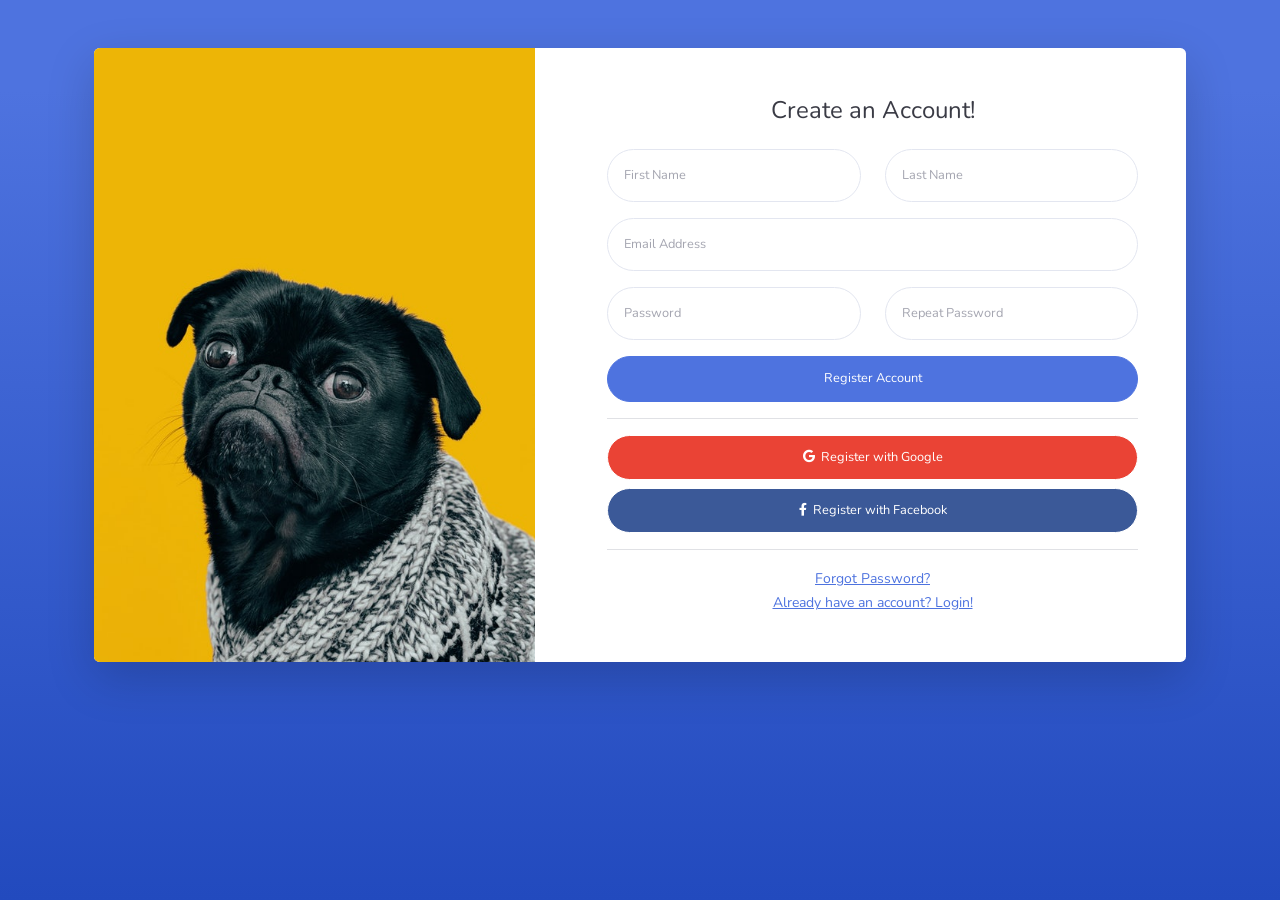
<file: register.html>
<!DOCTYPE html>
<html data-bs-theme="light" lang="en">

<head>
    <meta charset="utf-8">
    <meta name="viewport" content="width=device-width, initial-scale=1.0, shrink-to-fit=no">
    <title>Register - pagina de prueba</title>
    <link rel="stylesheet" href="assets/bootstrap/css/bootstrap.min.css?h=97380e22c8933e9aa79cbc2390b9f15a">
    <link rel="stylesheet" href="assets/css/Nunito.css?h=54ff32502ea8bbd1363fac405f52f724">
    <link rel="stylesheet" href="assets/fonts/fontawesome-all.min.css?h=fbfa80fe81882dd47f8abd5cbb011b19">
</head>

<body class="bg-gradient-primary">
    <div class="container">
        <div class="card shadow-lg o-hidden border-0 my-5">
            <div class="card-body p-0">
                <div class="row">
                    <div class="col-lg-5 d-none d-lg-flex">
                        <div class="flex-grow-1 bg-register-image" style="background-image: url(&quot;assets/img/dogs/image2.jpeg?h=a0a7d00bcd8e4f84f4d8ce636a8f94d4&quot;);"></div>
                    </div>
                    <div class="col-lg-7">
                        <div class="p-5">
                            <div class="text-center">
                                <h4 class="text-dark mb-4">Create an Account!</h4>
                            </div>
                            <form class="user">
                                <div class="row mb-3">
                                    <div class="col-sm-6 mb-3 mb-sm-0"><input class="form-control form-control-user" type="text" id="exampleFirstName" placeholder="First Name" name="first_name"></div>
                                    <div class="col-sm-6"><input class="form-control form-control-user" type="text" id="exampleLastName" placeholder="Last Name" name="last_name"></div>
                                </div>
                                <div class="mb-3"><input class="form-control form-control-user" type="email" id="exampleInputEmail" aria-describedby="emailHelp" placeholder="Email Address" name="email"></div>
                                <div class="row mb-3">
                                    <div class="col-sm-6 mb-3 mb-sm-0"><input class="form-control form-control-user" type="password" id="examplePasswordInput" placeholder="Password" name="password"></div>
                                    <div class="col-sm-6"><input class="form-control form-control-user" type="password" id="exampleRepeatPasswordInput" placeholder="Repeat Password" name="password_repeat"></div>
                                </div><button class="btn btn-primary d-block btn-user w-100" type="submit">Register Account</button>
                                <hr><a class="btn btn-primary d-block btn-google btn-user w-100 mb-2" role="button"><i class="fab fa-google"></i>&nbsp; Register with Google</a><a class="btn btn-primary d-block btn-facebook btn-user w-100" role="button"><i class="fab fa-facebook-f"></i>&nbsp; Register with Facebook</a>
                                <hr>
                            </form>
                            <div class="text-center"><a class="small" href="forgot-password.html">Forgot Password?</a></div>
                            <div class="text-center"><a class="small" href="login.html">Already have an account? Login!</a></div>
                        </div>
                    </div>
                </div>
            </div>
        </div>
    </div>
    <script src="assets/bootstrap/js/bootstrap.min.js?h=e55bde7d6e36ebf17ba0b8c1e80e4065"></script>
    <script src="assets/js/bs-init.js?h=e2b0d57f2c4a9b0d13919304f87f79ae"></script>
    <script src="assets/js/theme.js?h=79f403485707cf2617c5bc5a2d386bb0"></script>
</body>

</html>
</file>
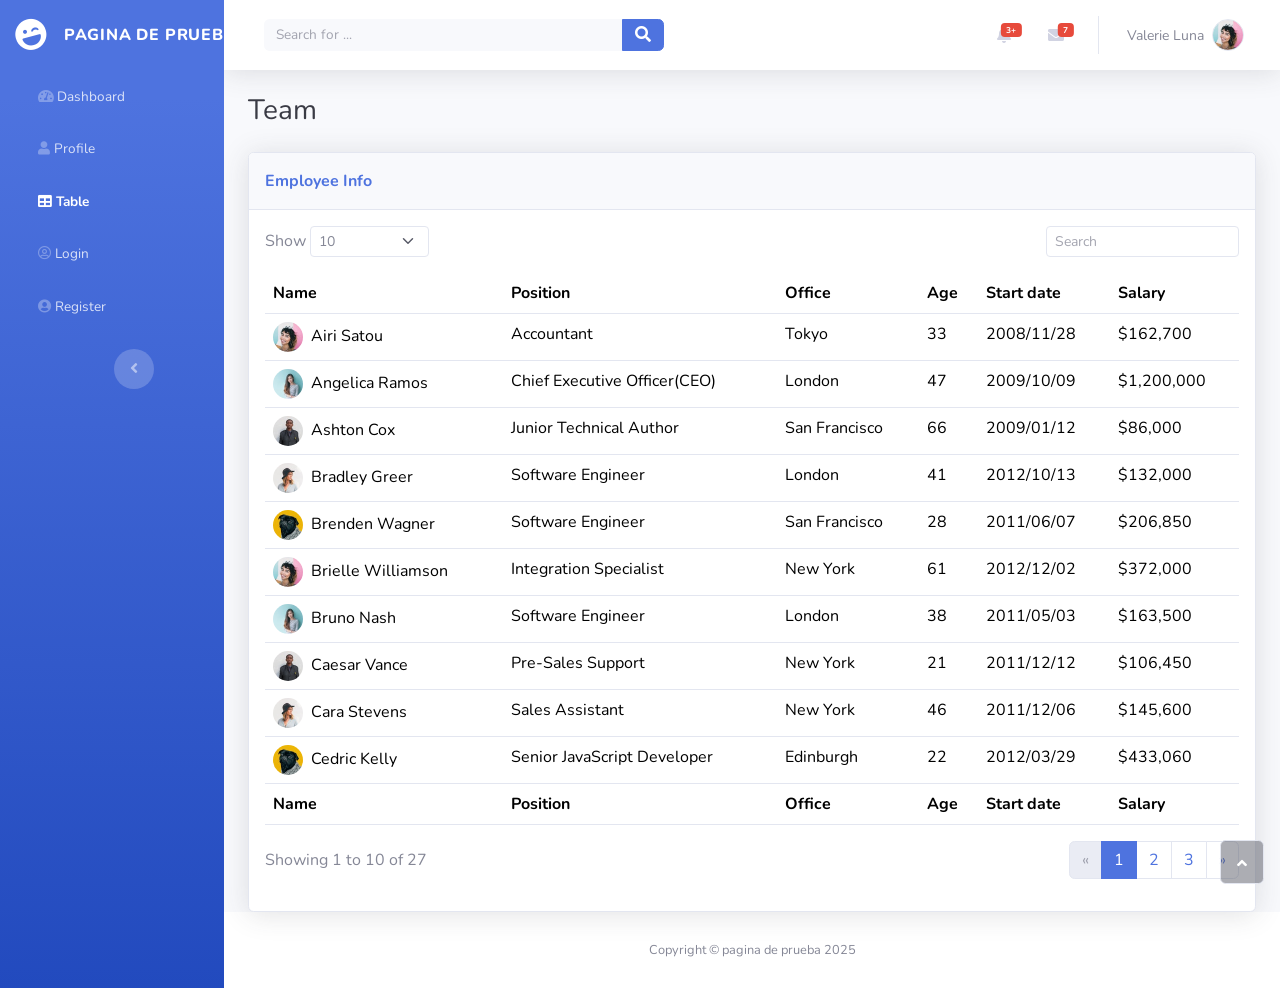
<file: table.html>
<!DOCTYPE html>
<html data-bs-theme="light" lang="en">

<head>
    <meta charset="utf-8">
    <meta name="viewport" content="width=device-width, initial-scale=1.0, shrink-to-fit=no">
    <title>Table - pagina de prueba</title>
    <link rel="stylesheet" href="assets/bootstrap/css/bootstrap.min.css?h=97380e22c8933e9aa79cbc2390b9f15a">
    <link rel="stylesheet" href="assets/css/Nunito.css?h=54ff32502ea8bbd1363fac405f52f724">
    <link rel="stylesheet" href="assets/fonts/fontawesome-all.min.css?h=fbfa80fe81882dd47f8abd5cbb011b19">
</head>

<body id="page-top">
    <div id="wrapper">
        <nav class="navbar align-items-start sidebar sidebar-dark accordion bg-gradient-primary p-0 navbar-dark">
            <div class="container-fluid d-flex flex-column p-0"><a class="navbar-brand d-flex justify-content-center align-items-center sidebar-brand m-0" href="#">
                    <div class="sidebar-brand-icon rotate-n-15"><i class="fas fa-laugh-wink"></i></div>
                    <div class="sidebar-brand-text mx-3"><span>pagina de prueba</span></div>
                </a>
                <hr class="sidebar-divider my-0">
                <ul class="navbar-nav text-light" id="accordionSidebar">
                    <li class="nav-item"><a class="nav-link" href="index.html"><i class="fas fa-tachometer-alt"></i><span>Dashboard</span></a></li>
                    <li class="nav-item"><a class="nav-link" href="profile.html"><i class="fas fa-user"></i><span>Profile</span></a></li>
                    <li class="nav-item"><a class="nav-link active" href="table.html"><i class="fas fa-table"></i><span>Table</span></a></li>
                    <li class="nav-item"><a class="nav-link" href="login.html"><i class="far fa-user-circle"></i><span>Login</span></a></li>
                    <li class="nav-item"><a class="nav-link" href="register.html"><i class="fas fa-user-circle"></i><span>Register</span></a></li>
                </ul>
                <div class="text-center d-none d-md-inline"><button class="btn rounded-circle border-0" id="sidebarToggle" type="button"></button></div>
            </div>
        </nav>
        <div class="d-flex flex-column" id="content-wrapper">
            <div id="content">
                <nav class="navbar navbar-expand bg-white shadow mb-4 topbar static-top navbar-light">
                    <div class="container-fluid"><button class="btn btn-link d-md-none rounded-circle me-3" id="sidebarToggleTop" type="button"><i class="fas fa-bars"></i></button>
                        <form class="d-none d-sm-inline-block me-auto ms-md-3 my-2 my-md-0 mw-100 navbar-search">
                            <div class="input-group"><input class="bg-light form-control border-0 small" type="text" placeholder="Search for ..."><button class="btn btn-primary py-0" type="button"><i class="fas fa-search"></i></button></div>
                        </form>
                        <ul class="navbar-nav flex-nowrap ms-auto">
                            <li class="nav-item dropdown d-sm-none no-arrow"><a class="dropdown-toggle nav-link" aria-expanded="false" data-bs-toggle="dropdown" href="#"><i class="fas fa-search"></i></a>
                                <div class="dropdown-menu dropdown-menu-end p-3 animated--grow-in" aria-labelledby="searchDropdown">
                                    <form class="me-auto navbar-search w-100">
                                        <div class="input-group"><input class="bg-light form-control border-0 small" type="text" placeholder="Search for ...">
                                            <div class="input-group-append"><button class="btn btn-primary py-0" type="button"><i class="fas fa-search"></i></button></div>
                                        </div>
                                    </form>
                                </div>
                            </li>
                            <li class="nav-item dropdown no-arrow mx-1">
                                <div class="nav-item dropdown no-arrow"><a class="dropdown-toggle nav-link" aria-expanded="false" data-bs-toggle="dropdown" href="#"><span class="badge bg-danger badge-counter">3+</span><i class="fas fa-bell fa-fw"></i></a>
                                    <div class="dropdown-menu dropdown-menu-end dropdown-list animated--grow-in">
                                        <h6 class="dropdown-header">alerts center</h6><a class="dropdown-item d-flex align-items-center" href="#">
                                            <div class="me-3">
                                                <div class="bg-primary icon-circle"><i class="fas fa-file-alt text-white"></i></div>
                                            </div>
                                            <div><span class="small text-gray-500">December 12, 2019</span>
                                                <p>A new monthly report is ready to download!</p>
                                            </div>
                                        </a><a class="dropdown-item d-flex align-items-center" href="#">
                                            <div class="me-3">
                                                <div class="bg-success icon-circle"><i class="fas fa-donate text-white"></i></div>
                                            </div>
                                            <div><span class="small text-gray-500">December 7, 2019</span>
                                                <p>$290.29 has been deposited into your account!</p>
                                            </div>
                                        </a><a class="dropdown-item d-flex align-items-center" href="#">
                                            <div class="me-3">
                                                <div class="bg-warning icon-circle"><i class="fas fa-exclamation-triangle text-white"></i></div>
                                            </div>
                                            <div><span class="small text-gray-500">December 2, 2019</span>
                                                <p>Spending Alert: We've noticed unusually high spending for your account.</p>
                                            </div>
                                        </a><a class="dropdown-item text-center small text-gray-500" href="#">Show All Alerts</a>
                                    </div>
                                </div>
                            </li>
                            <li class="nav-item dropdown no-arrow mx-1">
                                <div class="nav-item dropdown no-arrow"><a class="dropdown-toggle nav-link" aria-expanded="false" data-bs-toggle="dropdown" href="#"><span class="badge bg-danger badge-counter">7</span><i class="fas fa-envelope fa-fw"></i></a>
                                    <div class="dropdown-menu dropdown-menu-end dropdown-list animated--grow-in">
                                        <h6 class="dropdown-header">alerts center</h6><a class="dropdown-item d-flex align-items-center" href="#">
                                            <div class="dropdown-list-image me-3"><img class="rounded-circle" src="assets/img/avatars/avatar4.jpeg?h=fefb30b61c8459a66bd338b7d790c3d5">
                                                <div class="bg-success status-indicator"></div>
                                            </div>
                                            <div class="fw-bold">
                                                <div class="text-truncate"><span>Hi there! I am wondering if you can help me with a problem I've been having.</span></div>
                                                <p class="small text-gray-500 mb-0">Emily Fowler - 58m</p>
                                            </div>
                                        </a><a class="dropdown-item d-flex align-items-center" href="#">
                                            <div class="dropdown-list-image me-3"><img class="rounded-circle" src="assets/img/avatars/avatar2.jpeg?h=5d142be9441885f0935b84cf739d4112">
                                                <div class="status-indicator"></div>
                                            </div>
                                            <div class="fw-bold">
                                                <div class="text-truncate"><span>I have the photos that you ordered last month!</span></div>
                                                <p class="small text-gray-500 mb-0">Jae Chun - 1d</p>
                                            </div>
                                        </a><a class="dropdown-item d-flex align-items-center" href="#">
                                            <div class="dropdown-list-image me-3"><img class="rounded-circle" src="assets/img/avatars/avatar3.jpeg?h=c5166867f10a4e454b5b2ae8d63268b3">
                                                <div class="bg-warning status-indicator"></div>
                                            </div>
                                            <div class="fw-bold">
                                                <div class="text-truncate"><span>Last month's report looks great, I am very happy with the progress so far, keep up the good work!</span></div>
                                                <p class="small text-gray-500 mb-0">Morgan Alvarez - 2d</p>
                                            </div>
                                        </a><a class="dropdown-item d-flex align-items-center" href="#">
                                            <div class="dropdown-list-image me-3"><img class="rounded-circle" src="assets/img/avatars/avatar5.jpeg?h=35dc45edbcda6b3fc752dab2b0f082ea">
                                                <div class="bg-success status-indicator"></div>
                                            </div>
                                            <div class="fw-bold">
                                                <div class="text-truncate"><span>Am I a good boy? The reason I ask is because someone told me that people say this to all dogs, even if they aren't good...</span></div>
                                                <p class="small text-gray-500 mb-0">Chicken the Dog · 2w</p>
                                            </div>
                                        </a><a class="dropdown-item text-center small text-gray-500" href="#">Show All Alerts</a>
                                    </div>
                                </div>
                                <div class="shadow dropdown-list dropdown-menu dropdown-menu-end" aria-labelledby="alertsDropdown"></div>
                            </li>
                            <div class="d-none d-sm-block topbar-divider"></div>
                            <li class="nav-item dropdown no-arrow">
                                <div class="nav-item dropdown no-arrow"><a class="dropdown-toggle nav-link" aria-expanded="false" data-bs-toggle="dropdown" href="#"><span class="d-none d-lg-inline me-2 text-gray-600 small">Valerie Luna</span><img class="border rounded-circle img-profile" src="assets/img/avatars/avatar1.jpeg?h=0ecc82101fb9a10ca459432faa8c0656"></a>
                                    <div class="dropdown-menu shadow dropdown-menu-end animated--grow-in"><a class="dropdown-item" href="#"><i class="fas fa-user fa-sm fa-fw me-2 text-gray-400"></i>&nbsp;Profile</a><a class="dropdown-item" href="#"><i class="fas fa-cogs fa-sm fa-fw me-2 text-gray-400"></i>&nbsp;Settings</a><a class="dropdown-item" href="#"><i class="fas fa-list fa-sm fa-fw me-2 text-gray-400"></i>&nbsp;Activity log</a>
                                        <div class="dropdown-divider"></div><a class="dropdown-item" href="#"><i class="fas fa-sign-out-alt fa-sm fa-fw me-2 text-gray-400"></i>&nbsp;Logout</a>
                                    </div>
                                </div>
                            </li>
                        </ul>
                    </div>
                </nav>
                <div class="container-fluid">
                    <h3 class="text-dark mb-4">Team</h3>
                    <div class="card shadow">
                        <div class="card-header py-3">
                            <p class="text-primary m-0 fw-bold">Employee Info</p>
                        </div>
                        <div class="card-body">
                            <div class="row">
                                <div class="col-md-6 text-nowrap">
                                    <div id="dataTable_length" class="dataTables_length" aria-controls="dataTable"><label class="form-label">Show&nbsp;<select class="d-inline-block form-select form-select-sm">
                                                <option value="10" selected="">10</option>
                                                <option value="25">25</option>
                                                <option value="50">50</option>
                                                <option value="100">100</option>
                                            </select>&nbsp;</label></div>
                                </div>
                                <div class="col-md-6">
                                    <div class="text-md-end dataTables_filter" id="dataTable_filter"><label class="form-label"><input type="search" class="form-control form-control-sm" aria-controls="dataTable" placeholder="Search"></label></div>
                                </div>
                            </div>
                            <div class="table-responsive table mt-2" id="dataTable" role="grid" aria-describedby="dataTable_info">
                                <table class="table my-0" id="dataTable">
                                    <thead>
                                        <tr>
                                            <th>Name</th>
                                            <th>Position</th>
                                            <th>Office</th>
                                            <th>Age</th>
                                            <th>Start date</th>
                                            <th>Salary</th>
                                        </tr>
                                    </thead>
                                    <tbody>
                                        <tr>
                                            <td><img class="rounded-circle me-2" width="30" height="30" src="assets/img/avatars/avatar1.jpeg?h=0ecc82101fb9a10ca459432faa8c0656">Airi Satou</td>
                                            <td>Accountant</td>
                                            <td>Tokyo</td>
                                            <td>33</td>
                                            <td>2008/11/28</td>
                                            <td>$162,700</td>
                                        </tr>
                                        <tr>
                                            <td><img class="rounded-circle me-2" width="30" height="30" src="assets/img/avatars/avatar2.jpeg?h=5d142be9441885f0935b84cf739d4112">Angelica Ramos</td>
                                            <td>Chief Executive Officer(CEO)</td>
                                            <td>London</td>
                                            <td>47</td>
                                            <td>2009/10/09<br></td>
                                            <td>$1,200,000</td>
                                        </tr>
                                        <tr>
                                            <td><img class="rounded-circle me-2" width="30" height="30" src="assets/img/avatars/avatar3.jpeg?h=c5166867f10a4e454b5b2ae8d63268b3">Ashton Cox</td>
                                            <td>Junior Technical Author</td>
                                            <td>San Francisco</td>
                                            <td>66</td>
                                            <td>2009/01/12<br></td>
                                            <td>$86,000</td>
                                        </tr>
                                        <tr>
                                            <td><img class="rounded-circle me-2" width="30" height="30" src="assets/img/avatars/avatar4.jpeg?h=fefb30b61c8459a66bd338b7d790c3d5">Bradley Greer</td>
                                            <td>Software Engineer</td>
                                            <td>London</td>
                                            <td>41</td>
                                            <td>2012/10/13<br></td>
                                            <td>$132,000</td>
                                        </tr>
                                        <tr>
                                            <td><img class="rounded-circle me-2" width="30" height="30" src="assets/img/avatars/avatar5.jpeg?h=35dc45edbcda6b3fc752dab2b0f082ea">Brenden Wagner</td>
                                            <td>Software Engineer</td>
                                            <td>San Francisco</td>
                                            <td>28</td>
                                            <td>2011/06/07<br></td>
                                            <td>$206,850</td>
                                        </tr>
                                        <tr>
                                            <td><img class="rounded-circle me-2" width="30" height="30" src="assets/img/avatars/avatar1.jpeg?h=0ecc82101fb9a10ca459432faa8c0656">Brielle Williamson</td>
                                            <td>Integration Specialist</td>
                                            <td>New York</td>
                                            <td>61</td>
                                            <td>2012/12/02<br></td>
                                            <td>$372,000</td>
                                        </tr>
                                        <tr>
                                            <td><img class="rounded-circle me-2" width="30" height="30" src="assets/img/avatars/avatar2.jpeg?h=5d142be9441885f0935b84cf739d4112">Bruno Nash<br></td>
                                            <td>Software Engineer</td>
                                            <td>London</td>
                                            <td>38</td>
                                            <td>2011/05/03<br></td>
                                            <td>$163,500</td>
                                        </tr>
                                        <tr>
                                            <td><img class="rounded-circle me-2" width="30" height="30" src="assets/img/avatars/avatar3.jpeg?h=c5166867f10a4e454b5b2ae8d63268b3">Caesar Vance</td>
                                            <td>Pre-Sales Support</td>
                                            <td>New York</td>
                                            <td>21</td>
                                            <td>2011/12/12<br></td>
                                            <td>$106,450</td>
                                        </tr>
                                        <tr>
                                            <td><img class="rounded-circle me-2" width="30" height="30" src="assets/img/avatars/avatar4.jpeg?h=fefb30b61c8459a66bd338b7d790c3d5">Cara Stevens</td>
                                            <td>Sales Assistant</td>
                                            <td>New York</td>
                                            <td>46</td>
                                            <td>2011/12/06<br></td>
                                            <td>$145,600</td>
                                        </tr>
                                        <tr>
                                            <td><img class="rounded-circle me-2" width="30" height="30" src="assets/img/avatars/avatar5.jpeg?h=35dc45edbcda6b3fc752dab2b0f082ea">Cedric Kelly</td>
                                            <td>Senior JavaScript Developer</td>
                                            <td>Edinburgh</td>
                                            <td>22</td>
                                            <td>2012/03/29<br></td>
                                            <td>$433,060</td>
                                        </tr>
                                    </tbody>
                                    <tfoot>
                                        <tr>
                                            <td><strong>Name</strong></td>
                                            <td><strong>Position</strong></td>
                                            <td><strong>Office</strong></td>
                                            <td><strong>Age</strong></td>
                                            <td><strong>Start date</strong></td>
                                            <td><strong>Salary</strong></td>
                                        </tr>
                                    </tfoot>
                                </table>
                            </div>
                            <div class="row">
                                <div class="col-md-6 align-self-center">
                                    <p id="dataTable_info" class="dataTables_info" role="status" aria-live="polite">Showing 1 to 10 of 27</p>
                                </div>
                                <div class="col-md-6">
                                    <nav class="d-lg-flex justify-content-lg-end dataTables_paginate paging_simple_numbers">
                                        <ul class="pagination">
                                            <li class="page-item disabled"><a class="page-link" aria-label="Previous" href="#"><span aria-hidden="true">«</span></a></li>
                                            <li class="page-item active"><a class="page-link" href="#">1</a></li>
                                            <li class="page-item"><a class="page-link" href="#">2</a></li>
                                            <li class="page-item"><a class="page-link" href="#">3</a></li>
                                            <li class="page-item"><a class="page-link" aria-label="Next" href="#"><span aria-hidden="true">»</span></a></li>
                                        </ul>
                                    </nav>
                                </div>
                            </div>
                        </div>
                    </div>
                </div>
            </div>
            <footer class="bg-white sticky-footer">
                <div class="container my-auto">
                    <div class="text-center my-auto copyright"><span>Copyright © pagina de prueba 2025</span></div>
                </div>
            </footer>
        </div><a class="border rounded d-inline scroll-to-top" href="#page-top"><i class="fas fa-angle-up"></i></a>
    </div>
    <script src="assets/bootstrap/js/bootstrap.min.js?h=e55bde7d6e36ebf17ba0b8c1e80e4065"></script>
    <script src="assets/js/bs-init.js?h=e2b0d57f2c4a9b0d13919304f87f79ae"></script>
    <script src="assets/js/theme.js?h=79f403485707cf2617c5bc5a2d386bb0"></script>
</body>

</html>
</file>
<file: assets/css/Nunito.css>
@font-face {
	font-family: 'Nunito';
	src: url(../../assets/fonts/Nunito-7e4a49813fcb6cb51e706fcf5f434c81.woff2?h=54ff32502ea8bbd1363fac405f52f724) format('woff2');
	font-weight: 200;
	font-style: italic;
	font-display: swap;
	unicode-range: U+0460-052F, U+1C80-1C8A, U+20B4, U+2DE0-2DFF, U+A640-A69F, U+FE2E-FE2F;
}

@font-face {
	font-family: 'Nunito';
	src: url(../../assets/fonts/Nunito-c7d2f17df99d1fb8eb439d3ba7923a42.woff2?h=54ff32502ea8bbd1363fac405f52f724) format('woff2');
	font-weight: 200;
	font-style: italic;
	font-display: swap;
	unicode-range: U+0301, U+0400-045F, U+0490-0491, U+04B0-04B1, U+2116;
}

@font-face {
	font-family: 'Nunito';
	src: url(../../assets/fonts/Nunito-bbe7d592f8c767e6eebd27b8e93883f1.woff2?h=54ff32502ea8bbd1363fac405f52f724) format('woff2');
	font-weight: 200;
	font-style: italic;
	font-display: swap;
	unicode-range: U+0102-0103, U+0110-0111, U+0128-0129, U+0168-0169, U+01A0-01A1, U+01AF-01B0, U+0300-0301, U+0303-0304, U+0308-0309, U+0323, U+0329, U+1EA0-1EF9, U+20AB;
}

@font-face {
	font-family: 'Nunito';
	src: url(../../assets/fonts/Nunito-a6a436da6b685f4bc30cf212e46d71d1.woff2?h=54ff32502ea8bbd1363fac405f52f724) format('woff2');
	font-weight: 200;
	font-style: italic;
	font-display: swap;
	unicode-range: U+0100-02BA, U+02BD-02C5, U+02C7-02CC, U+02CE-02D7, U+02DD-02FF, U+0304, U+0308, U+0329, U+1D00-1DBF, U+1E00-1E9F, U+1EF2-1EFF, U+2020, U+20A0-20AB, U+20AD-20C0, U+2113, U+2C60-2C7F, U+A720-A7FF;
}

@font-face {
	font-family: 'Nunito';
	src: url(../../assets/fonts/Nunito-472c32e1390d24c564d9a7309ecd2e80.woff2?h=54ff32502ea8bbd1363fac405f52f724) format('woff2');
	font-weight: 200;
	font-style: italic;
	font-display: swap;
	unicode-range: U+0000-00FF, U+0131, U+0152-0153, U+02BB-02BC, U+02C6, U+02DA, U+02DC, U+0304, U+0308, U+0329, U+2000-206F, U+20AC, U+2122, U+2191, U+2193, U+2212, U+2215, U+FEFF, U+FFFD;
}

@font-face {
	font-family: 'Nunito';
	src: url(../../assets/fonts/Nunito-7e4a49813fcb6cb51e706fcf5f434c81.woff2?h=54ff32502ea8bbd1363fac405f52f724) format('woff2');
	font-weight: 300;
	font-style: italic;
	font-display: swap;
	unicode-range: U+0460-052F, U+1C80-1C8A, U+20B4, U+2DE0-2DFF, U+A640-A69F, U+FE2E-FE2F;
}

@font-face {
	font-family: 'Nunito';
	src: url(../../assets/fonts/Nunito-c7d2f17df99d1fb8eb439d3ba7923a42.woff2?h=54ff32502ea8bbd1363fac405f52f724) format('woff2');
	font-weight: 300;
	font-style: italic;
	font-display: swap;
	unicode-range: U+0301, U+0400-045F, U+0490-0491, U+04B0-04B1, U+2116;
}

@font-face {
	font-family: 'Nunito';
	src: url(../../assets/fonts/Nunito-bbe7d592f8c767e6eebd27b8e93883f1.woff2?h=54ff32502ea8bbd1363fac405f52f724) format('woff2');
	font-weight: 300;
	font-style: italic;
	font-display: swap;
	unicode-range: U+0102-0103, U+0110-0111, U+0128-0129, U+0168-0169, U+01A0-01A1, U+01AF-01B0, U+0300-0301, U+0303-0304, U+0308-0309, U+0323, U+0329, U+1EA0-1EF9, U+20AB;
}

@font-face {
	font-family: 'Nunito';
	src: url(../../assets/fonts/Nunito-a6a436da6b685f4bc30cf212e46d71d1.woff2?h=54ff32502ea8bbd1363fac405f52f724) format('woff2');
	font-weight: 300;
	font-style: italic;
	font-display: swap;
	unicode-range: U+0100-02BA, U+02BD-02C5, U+02C7-02CC, U+02CE-02D7, U+02DD-02FF, U+0304, U+0308, U+0329, U+1D00-1DBF, U+1E00-1E9F, U+1EF2-1EFF, U+2020, U+20A0-20AB, U+20AD-20C0, U+2113, U+2C60-2C7F, U+A720-A7FF;
}

@font-face {
	font-family: 'Nunito';
	src: url(../../assets/fonts/Nunito-472c32e1390d24c564d9a7309ecd2e80.woff2?h=54ff32502ea8bbd1363fac405f52f724) format('woff2');
	font-weight: 300;
	font-style: italic;
	font-display: swap;
	unicode-range: U+0000-00FF, U+0131, U+0152-0153, U+02BB-02BC, U+02C6, U+02DA, U+02DC, U+0304, U+0308, U+0329, U+2000-206F, U+20AC, U+2122, U+2191, U+2193, U+2212, U+2215, U+FEFF, U+FFFD;
}

@font-face {
	font-family: 'Nunito';
	src: url(../../assets/fonts/Nunito-7e4a49813fcb6cb51e706fcf5f434c81.woff2?h=54ff32502ea8bbd1363fac405f52f724) format('woff2');
	font-weight: 400;
	font-style: italic;
	font-display: swap;
	unicode-range: U+0460-052F, U+1C80-1C8A, U+20B4, U+2DE0-2DFF, U+A640-A69F, U+FE2E-FE2F;
}

@font-face {
	font-family: 'Nunito';
	src: url(../../assets/fonts/Nunito-c7d2f17df99d1fb8eb439d3ba7923a42.woff2?h=54ff32502ea8bbd1363fac405f52f724) format('woff2');
	font-weight: 400;
	font-style: italic;
	font-display: swap;
	unicode-range: U+0301, U+0400-045F, U+0490-0491, U+04B0-04B1, U+2116;
}

@font-face {
	font-family: 'Nunito';
	src: url(../../assets/fonts/Nunito-bbe7d592f8c767e6eebd27b8e93883f1.woff2?h=54ff32502ea8bbd1363fac405f52f724) format('woff2');
	font-weight: 400;
	font-style: italic;
	font-display: swap;
	unicode-range: U+0102-0103, U+0110-0111, U+0128-0129, U+0168-0169, U+01A0-01A1, U+01AF-01B0, U+0300-0301, U+0303-0304, U+0308-0309, U+0323, U+0329, U+1EA0-1EF9, U+20AB;
}

@font-face {
	font-family: 'Nunito';
	src: url(../../assets/fonts/Nunito-a6a436da6b685f4bc30cf212e46d71d1.woff2?h=54ff32502ea8bbd1363fac405f52f724) format('woff2');
	font-weight: 400;
	font-style: italic;
	font-display: swap;
	unicode-range: U+0100-02BA, U+02BD-02C5, U+02C7-02CC, U+02CE-02D7, U+02DD-02FF, U+0304, U+0308, U+0329, U+1D00-1DBF, U+1E00-1E9F, U+1EF2-1EFF, U+2020, U+20A0-20AB, U+20AD-20C0, U+2113, U+2C60-2C7F, U+A720-A7FF;
}

@font-face {
	font-family: 'Nunito';
	src: url(../../assets/fonts/Nunito-472c32e1390d24c564d9a7309ecd2e80.woff2?h=54ff32502ea8bbd1363fac405f52f724) format('woff2');
	font-weight: 400;
	font-style: italic;
	font-display: swap;
	unicode-range: U+0000-00FF, U+0131, U+0152-0153, U+02BB-02BC, U+02C6, U+02DA, U+02DC, U+0304, U+0308, U+0329, U+2000-206F, U+20AC, U+2122, U+2191, U+2193, U+2212, U+2215, U+FEFF, U+FFFD;
}

@font-face {
	font-family: 'Nunito';
	src: url(../../assets/fonts/Nunito-7e4a49813fcb6cb51e706fcf5f434c81.woff2?h=54ff32502ea8bbd1363fac405f52f724) format('woff2');
	font-weight: 600;
	font-style: italic;
	font-display: swap;
	unicode-range: U+0460-052F, U+1C80-1C8A, U+20B4, U+2DE0-2DFF, U+A640-A69F, U+FE2E-FE2F;
}

@font-face {
	font-family: 'Nunito';
	src: url(../../assets/fonts/Nunito-c7d2f17df99d1fb8eb439d3ba7923a42.woff2?h=54ff32502ea8bbd1363fac405f52f724) format('woff2');
	font-weight: 600;
	font-style: italic;
	font-display: swap;
	unicode-range: U+0301, U+0400-045F, U+0490-0491, U+04B0-04B1, U+2116;
}

@font-face {
	font-family: 'Nunito';
	src: url(../../assets/fonts/Nunito-bbe7d592f8c767e6eebd27b8e93883f1.woff2?h=54ff32502ea8bbd1363fac405f52f724) format('woff2');
	font-weight: 600;
	font-style: italic;
	font-display: swap;
	unicode-range: U+0102-0103, U+0110-0111, U+0128-0129, U+0168-0169, U+01A0-01A1, U+01AF-01B0, U+0300-0301, U+0303-0304, U+0308-0309, U+0323, U+0329, U+1EA0-1EF9, U+20AB;
}

@font-face {
	font-family: 'Nunito';
	src: url(../../assets/fonts/Nunito-a6a436da6b685f4bc30cf212e46d71d1.woff2?h=54ff32502ea8bbd1363fac405f52f724) format('woff2');
	font-weight: 600;
	font-style: italic;
	font-display: swap;
	unicode-range: U+0100-02BA, U+02BD-02C5, U+02C7-02CC, U+02CE-02D7, U+02DD-02FF, U+0304, U+0308, U+0329, U+1D00-1DBF, U+1E00-1E9F, U+1EF2-1EFF, U+2020, U+20A0-20AB, U+20AD-20C0, U+2113, U+2C60-2C7F, U+A720-A7FF;
}

@font-face {
	font-family: 'Nunito';
	src: url(../../assets/fonts/Nunito-472c32e1390d24c564d9a7309ecd2e80.woff2?h=54ff32502ea8bbd1363fac405f52f724) format('woff2');
	font-weight: 600;
	font-style: italic;
	font-display: swap;
	unicode-range: U+0000-00FF, U+0131, U+0152-0153, U+02BB-02BC, U+02C6, U+02DA, U+02DC, U+0304, U+0308, U+0329, U+2000-206F, U+20AC, U+2122, U+2191, U+2193, U+2212, U+2215, U+FEFF, U+FFFD;
}

@font-face {
	font-family: 'Nunito';
	src: url(../../assets/fonts/Nunito-7e4a49813fcb6cb51e706fcf5f434c81.woff2?h=54ff32502ea8bbd1363fac405f52f724) format('woff2');
	font-weight: 700;
	font-style: italic;
	font-display: swap;
	unicode-range: U+0460-052F, U+1C80-1C8A, U+20B4, U+2DE0-2DFF, U+A640-A69F, U+FE2E-FE2F;
}

@font-face {
	font-family: 'Nunito';
	src: url(../../assets/fonts/Nunito-c7d2f17df99d1fb8eb439d3ba7923a42.woff2?h=54ff32502ea8bbd1363fac405f52f724) format('woff2');
	font-weight: 700;
	font-style: italic;
	font-display: swap;
	unicode-range: U+0301, U+0400-045F, U+0490-0491, U+04B0-04B1, U+2116;
}

@font-face {
	font-family: 'Nunito';
	src: url(../../assets/fonts/Nunito-bbe7d592f8c767e6eebd27b8e93883f1.woff2?h=54ff32502ea8bbd1363fac405f52f724) format('woff2');
	font-weight: 700;
	font-style: italic;
	font-display: swap;
	unicode-range: U+0102-0103, U+0110-0111, U+0128-0129, U+0168-0169, U+01A0-01A1, U+01AF-01B0, U+0300-0301, U+0303-0304, U+0308-0309, U+0323, U+0329, U+1EA0-1EF9, U+20AB;
}

@font-face {
	font-family: 'Nunito';
	src: url(../../assets/fonts/Nunito-a6a436da6b685f4bc30cf212e46d71d1.woff2?h=54ff32502ea8bbd1363fac405f52f724) format('woff2');
	font-weight: 700;
	font-style: italic;
	font-display: swap;
	unicode-range: U+0100-02BA, U+02BD-02C5, U+02C7-02CC, U+02CE-02D7, U+02DD-02FF, U+0304, U+0308, U+0329, U+1D00-1DBF, U+1E00-1E9F, U+1EF2-1EFF, U+2020, U+20A0-20AB, U+20AD-20C0, U+2113, U+2C60-2C7F, U+A720-A7FF;
}

@font-face {
	font-family: 'Nunito';
	src: url(../../assets/fonts/Nunito-472c32e1390d24c564d9a7309ecd2e80.woff2?h=54ff32502ea8bbd1363fac405f52f724) format('woff2');
	font-weight: 700;
	font-style: italic;
	font-display: swap;
	unicode-range: U+0000-00FF, U+0131, U+0152-0153, U+02BB-02BC, U+02C6, U+02DA, U+02DC, U+0304, U+0308, U+0329, U+2000-206F, U+20AC, U+2122, U+2191, U+2193, U+2212, U+2215, U+FEFF, U+FFFD;
}

@font-face {
	font-family: 'Nunito';
	src: url(../../assets/fonts/Nunito-7e4a49813fcb6cb51e706fcf5f434c81.woff2?h=54ff32502ea8bbd1363fac405f52f724) format('woff2');
	font-weight: 800;
	font-style: italic;
	font-display: swap;
	unicode-range: U+0460-052F, U+1C80-1C8A, U+20B4, U+2DE0-2DFF, U+A640-A69F, U+FE2E-FE2F;
}

@font-face {
	font-family: 'Nunito';
	src: url(../../assets/fonts/Nunito-c7d2f17df99d1fb8eb439d3ba7923a42.woff2?h=54ff32502ea8bbd1363fac405f52f724) format('woff2');
	font-weight: 800;
	font-style: italic;
	font-display: swap;
	unicode-range: U+0301, U+0400-045F, U+0490-0491, U+04B0-04B1, U+2116;
}

@font-face {
	font-family: 'Nunito';
	src: url(../../assets/fonts/Nunito-bbe7d592f8c767e6eebd27b8e93883f1.woff2?h=54ff32502ea8bbd1363fac405f52f724) format('woff2');
	font-weight: 800;
	font-style: italic;
	font-display: swap;
	unicode-range: U+0102-0103, U+0110-0111, U+0128-0129, U+0168-0169, U+01A0-01A1, U+01AF-01B0, U+0300-0301, U+0303-0304, U+0308-0309, U+0323, U+0329, U+1EA0-1EF9, U+20AB;
}

@font-face {
	font-family: 'Nunito';
	src: url(../../assets/fonts/Nunito-a6a436da6b685f4bc30cf212e46d71d1.woff2?h=54ff32502ea8bbd1363fac405f52f724) format('woff2');
	font-weight: 800;
	font-style: italic;
	font-display: swap;
	unicode-range: U+0100-02BA, U+02BD-02C5, U+02C7-02CC, U+02CE-02D7, U+02DD-02FF, U+0304, U+0308, U+0329, U+1D00-1DBF, U+1E00-1E9F, U+1EF2-1EFF, U+2020, U+20A0-20AB, U+20AD-20C0, U+2113, U+2C60-2C7F, U+A720-A7FF;
}

@font-face {
	font-family: 'Nunito';
	src: url(../../assets/fonts/Nunito-472c32e1390d24c564d9a7309ecd2e80.woff2?h=54ff32502ea8bbd1363fac405f52f724) format('woff2');
	font-weight: 800;
	font-style: italic;
	font-display: swap;
	unicode-range: U+0000-00FF, U+0131, U+0152-0153, U+02BB-02BC, U+02C6, U+02DA, U+02DC, U+0304, U+0308, U+0329, U+2000-206F, U+20AC, U+2122, U+2191, U+2193, U+2212, U+2215, U+FEFF, U+FFFD;
}

@font-face {
	font-family: 'Nunito';
	src: url(../../assets/fonts/Nunito-7e4a49813fcb6cb51e706fcf5f434c81.woff2?h=54ff32502ea8bbd1363fac405f52f724) format('woff2');
	font-weight: 900;
	font-style: italic;
	font-display: swap;
	unicode-range: U+0460-052F, U+1C80-1C8A, U+20B4, U+2DE0-2DFF, U+A640-A69F, U+FE2E-FE2F;
}

@font-face {
	font-family: 'Nunito';
	src: url(../../assets/fonts/Nunito-c7d2f17df99d1fb8eb439d3ba7923a42.woff2?h=54ff32502ea8bbd1363fac405f52f724) format('woff2');
	font-weight: 900;
	font-style: italic;
	font-display: swap;
	unicode-range: U+0301, U+0400-045F, U+0490-0491, U+04B0-04B1, U+2116;
}

@font-face {
	font-family: 'Nunito';
	src: url(../../assets/fonts/Nunito-bbe7d592f8c767e6eebd27b8e93883f1.woff2?h=54ff32502ea8bbd1363fac405f52f724) format('woff2');
	font-weight: 900;
	font-style: italic;
	font-display: swap;
	unicode-range: U+0102-0103, U+0110-0111, U+0128-0129, U+0168-0169, U+01A0-01A1, U+01AF-01B0, U+0300-0301, U+0303-0304, U+0308-0309, U+0323, U+0329, U+1EA0-1EF9, U+20AB;
}

@font-face {
	font-family: 'Nunito';
	src: url(../../assets/fonts/Nunito-a6a436da6b685f4bc30cf212e46d71d1.woff2?h=54ff32502ea8bbd1363fac405f52f724) format('woff2');
	font-weight: 900;
	font-style: italic;
	font-display: swap;
	unicode-range: U+0100-02BA, U+02BD-02C5, U+02C7-02CC, U+02CE-02D7, U+02DD-02FF, U+0304, U+0308, U+0329, U+1D00-1DBF, U+1E00-1E9F, U+1EF2-1EFF, U+2020, U+20A0-20AB, U+20AD-20C0, U+2113, U+2C60-2C7F, U+A720-A7FF;
}

@font-face {
	font-family: 'Nunito';
	src: url(../../assets/fonts/Nunito-472c32e1390d24c564d9a7309ecd2e80.woff2?h=54ff32502ea8bbd1363fac405f52f724) format('woff2');
	font-weight: 900;
	font-style: italic;
	font-display: swap;
	unicode-range: U+0000-00FF, U+0131, U+0152-0153, U+02BB-02BC, U+02C6, U+02DA, U+02DC, U+0304, U+0308, U+0329, U+2000-206F, U+20AC, U+2122, U+2191, U+2193, U+2212, U+2215, U+FEFF, U+FFFD;
}

@font-face {
	font-family: 'Nunito';
	src: url(../../assets/fonts/Nunito-78d1b1f78c923e9bfbc987f0952a95b7.woff2?h=54ff32502ea8bbd1363fac405f52f724) format('woff2');
	font-weight: 200;
	font-style: normal;
	font-display: swap;
	unicode-range: U+0460-052F, U+1C80-1C8A, U+20B4, U+2DE0-2DFF, U+A640-A69F, U+FE2E-FE2F;
}

@font-face {
	font-family: 'Nunito';
	src: url(../../assets/fonts/Nunito-b6bb5c82a0df51806128c0b1842a3c6d.woff2?h=54ff32502ea8bbd1363fac405f52f724) format('woff2');
	font-weight: 200;
	font-style: normal;
	font-display: swap;
	unicode-range: U+0301, U+0400-045F, U+0490-0491, U+04B0-04B1, U+2116;
}

@font-face {
	font-family: 'Nunito';
	src: url(../../assets/fonts/Nunito-8971c483d6cf6e9eadd5c27ea58fac6f.woff2?h=54ff32502ea8bbd1363fac405f52f724) format('woff2');
	font-weight: 200;
	font-style: normal;
	font-display: swap;
	unicode-range: U+0102-0103, U+0110-0111, U+0128-0129, U+0168-0169, U+01A0-01A1, U+01AF-01B0, U+0300-0301, U+0303-0304, U+0308-0309, U+0323, U+0329, U+1EA0-1EF9, U+20AB;
}

@font-face {
	font-family: 'Nunito';
	src: url(../../assets/fonts/Nunito-620cc3ed4cc788cec266a1fb8d8557fc.woff2?h=54ff32502ea8bbd1363fac405f52f724) format('woff2');
	font-weight: 200;
	font-style: normal;
	font-display: swap;
	unicode-range: U+0100-02BA, U+02BD-02C5, U+02C7-02CC, U+02CE-02D7, U+02DD-02FF, U+0304, U+0308, U+0329, U+1D00-1DBF, U+1E00-1E9F, U+1EF2-1EFF, U+2020, U+20A0-20AB, U+20AD-20C0, U+2113, U+2C60-2C7F, U+A720-A7FF;
}

@font-face {
	font-family: 'Nunito';
	src: url(../../assets/fonts/Nunito-102aeb2dec3b3fea060273dbb0f96310.woff2?h=54ff32502ea8bbd1363fac405f52f724) format('woff2');
	font-weight: 200;
	font-style: normal;
	font-display: swap;
	unicode-range: U+0000-00FF, U+0131, U+0152-0153, U+02BB-02BC, U+02C6, U+02DA, U+02DC, U+0304, U+0308, U+0329, U+2000-206F, U+20AC, U+2122, U+2191, U+2193, U+2212, U+2215, U+FEFF, U+FFFD;
}

@font-face {
	font-family: 'Nunito';
	src: url(../../assets/fonts/Nunito-78d1b1f78c923e9bfbc987f0952a95b7.woff2?h=54ff32502ea8bbd1363fac405f52f724) format('woff2');
	font-weight: 300;
	font-style: normal;
	font-display: swap;
	unicode-range: U+0460-052F, U+1C80-1C8A, U+20B4, U+2DE0-2DFF, U+A640-A69F, U+FE2E-FE2F;
}

@font-face {
	font-family: 'Nunito';
	src: url(../../assets/fonts/Nunito-b6bb5c82a0df51806128c0b1842a3c6d.woff2?h=54ff32502ea8bbd1363fac405f52f724) format('woff2');
	font-weight: 300;
	font-style: normal;
	font-display: swap;
	unicode-range: U+0301, U+0400-045F, U+0490-0491, U+04B0-04B1, U+2116;
}

@font-face {
	font-family: 'Nunito';
	src: url(../../assets/fonts/Nunito-8971c483d6cf6e9eadd5c27ea58fac6f.woff2?h=54ff32502ea8bbd1363fac405f52f724) format('woff2');
	font-weight: 300;
	font-style: normal;
	font-display: swap;
	unicode-range: U+0102-0103, U+0110-0111, U+0128-0129, U+0168-0169, U+01A0-01A1, U+01AF-01B0, U+0300-0301, U+0303-0304, U+0308-0309, U+0323, U+0329, U+1EA0-1EF9, U+20AB;
}

@font-face {
	font-family: 'Nunito';
	src: url(../../assets/fonts/Nunito-620cc3ed4cc788cec266a1fb8d8557fc.woff2?h=54ff32502ea8bbd1363fac405f52f724) format('woff2');
	font-weight: 300;
	font-style: normal;
	font-display: swap;
	unicode-range: U+0100-02BA, U+02BD-02C5, U+02C7-02CC, U+02CE-02D7, U+02DD-02FF, U+0304, U+0308, U+0329, U+1D00-1DBF, U+1E00-1E9F, U+1EF2-1EFF, U+2020, U+20A0-20AB, U+20AD-20C0, U+2113, U+2C60-2C7F, U+A720-A7FF;
}

@font-face {
	font-family: 'Nunito';
	src: url(../../assets/fonts/Nunito-102aeb2dec3b3fea060273dbb0f96310.woff2?h=54ff32502ea8bbd1363fac405f52f724) format('woff2');
	font-weight: 300;
	font-style: normal;
	font-display: swap;
	unicode-range: U+0000-00FF, U+0131, U+0152-0153, U+02BB-02BC, U+02C6, U+02DA, U+02DC, U+0304, U+0308, U+0329, U+2000-206F, U+20AC, U+2122, U+2191, U+2193, U+2212, U+2215, U+FEFF, U+FFFD;
}

@font-face {
	font-family: 'Nunito';
	src: url(../../assets/fonts/Nunito-78d1b1f78c923e9bfbc987f0952a95b7.woff2?h=54ff32502ea8bbd1363fac405f52f724) format('woff2');
	font-weight: 400;
	font-style: normal;
	font-display: swap;
	unicode-range: U+0460-052F, U+1C80-1C8A, U+20B4, U+2DE0-2DFF, U+A640-A69F, U+FE2E-FE2F;
}

@font-face {
	font-family: 'Nunito';
	src: url(../../assets/fonts/Nunito-b6bb5c82a0df51806128c0b1842a3c6d.woff2?h=54ff32502ea8bbd1363fac405f52f724) format('woff2');
	font-weight: 400;
	font-style: normal;
	font-display: swap;
	unicode-range: U+0301, U+0400-045F, U+0490-0491, U+04B0-04B1, U+2116;
}

@font-face {
	font-family: 'Nunito';
	src: url(../../assets/fonts/Nunito-8971c483d6cf6e9eadd5c27ea58fac6f.woff2?h=54ff32502ea8bbd1363fac405f52f724) format('woff2');
	font-weight: 400;
	font-style: normal;
	font-display: swap;
	unicode-range: U+0102-0103, U+0110-0111, U+0128-0129, U+0168-0169, U+01A0-01A1, U+01AF-01B0, U+0300-0301, U+0303-0304, U+0308-0309, U+0323, U+0329, U+1EA0-1EF9, U+20AB;
}

@font-face {
	font-family: 'Nunito';
	src: url(../../assets/fonts/Nunito-620cc3ed4cc788cec266a1fb8d8557fc.woff2?h=54ff32502ea8bbd1363fac405f52f724) format('woff2');
	font-weight: 400;
	font-style: normal;
	font-display: swap;
	unicode-range: U+0100-02BA, U+02BD-02C5, U+02C7-02CC, U+02CE-02D7, U+02DD-02FF, U+0304, U+0308, U+0329, U+1D00-1DBF, U+1E00-1E9F, U+1EF2-1EFF, U+2020, U+20A0-20AB, U+20AD-20C0, U+2113, U+2C60-2C7F, U+A720-A7FF;
}

@font-face {
	font-family: 'Nunito';
	src: url(../../assets/fonts/Nunito-102aeb2dec3b3fea060273dbb0f96310.woff2?h=54ff32502ea8bbd1363fac405f52f724) format('woff2');
	font-weight: 400;
	font-style: normal;
	font-display: swap;
	unicode-range: U+0000-00FF, U+0131, U+0152-0153, U+02BB-02BC, U+02C6, U+02DA, U+02DC, U+0304, U+0308, U+0329, U+2000-206F, U+20AC, U+2122, U+2191, U+2193, U+2212, U+2215, U+FEFF, U+FFFD;
}

@font-face {
	font-family: 'Nunito';
	src: url(../../assets/fonts/Nunito-78d1b1f78c923e9bfbc987f0952a95b7.woff2?h=54ff32502ea8bbd1363fac405f52f724) format('woff2');
	font-weight: 600;
	font-style: normal;
	font-display: swap;
	unicode-range: U+0460-052F, U+1C80-1C8A, U+20B4, U+2DE0-2DFF, U+A640-A69F, U+FE2E-FE2F;
}

@font-face {
	font-family: 'Nunito';
	src: url(../../assets/fonts/Nunito-b6bb5c82a0df51806128c0b1842a3c6d.woff2?h=54ff32502ea8bbd1363fac405f52f724) format('woff2');
	font-weight: 600;
	font-style: normal;
	font-display: swap;
	unicode-range: U+0301, U+0400-045F, U+0490-0491, U+04B0-04B1, U+2116;
}

@font-face {
	font-family: 'Nunito';
	src: url(../../assets/fonts/Nunito-8971c483d6cf6e9eadd5c27ea58fac6f.woff2?h=54ff32502ea8bbd1363fac405f52f724) format('woff2');
	font-weight: 600;
	font-style: normal;
	font-display: swap;
	unicode-range: U+0102-0103, U+0110-0111, U+0128-0129, U+0168-0169, U+01A0-01A1, U+01AF-01B0, U+0300-0301, U+0303-0304, U+0308-0309, U+0323, U+0329, U+1EA0-1EF9, U+20AB;
}

@font-face {
	font-family: 'Nunito';
	src: url(../../assets/fonts/Nunito-620cc3ed4cc788cec266a1fb8d8557fc.woff2?h=54ff32502ea8bbd1363fac405f52f724) format('woff2');
	font-weight: 600;
	font-style: normal;
	font-display: swap;
	unicode-range: U+0100-02BA, U+02BD-02C5, U+02C7-02CC, U+02CE-02D7, U+02DD-02FF, U+0304, U+0308, U+0329, U+1D00-1DBF, U+1E00-1E9F, U+1EF2-1EFF, U+2020, U+20A0-20AB, U+20AD-20C0, U+2113, U+2C60-2C7F, U+A720-A7FF;
}

@font-face {
	font-family: 'Nunito';
	src: url(../../assets/fonts/Nunito-102aeb2dec3b3fea060273dbb0f96310.woff2?h=54ff32502ea8bbd1363fac405f52f724) format('woff2');
	font-weight: 600;
	font-style: normal;
	font-display: swap;
	unicode-range: U+0000-00FF, U+0131, U+0152-0153, U+02BB-02BC, U+02C6, U+02DA, U+02DC, U+0304, U+0308, U+0329, U+2000-206F, U+20AC, U+2122, U+2191, U+2193, U+2212, U+2215, U+FEFF, U+FFFD;
}

@font-face {
	font-family: 'Nunito';
	src: url(../../assets/fonts/Nunito-78d1b1f78c923e9bfbc987f0952a95b7.woff2?h=54ff32502ea8bbd1363fac405f52f724) format('woff2');
	font-weight: 700;
	font-style: normal;
	font-display: swap;
	unicode-range: U+0460-052F, U+1C80-1C8A, U+20B4, U+2DE0-2DFF, U+A640-A69F, U+FE2E-FE2F;
}

@font-face {
	font-family: 'Nunito';
	src: url(../../assets/fonts/Nunito-b6bb5c82a0df51806128c0b1842a3c6d.woff2?h=54ff32502ea8bbd1363fac405f52f724) format('woff2');
	font-weight: 700;
	font-style: normal;
	font-display: swap;
	unicode-range: U+0301, U+0400-045F, U+0490-0491, U+04B0-04B1, U+2116;
}

@font-face {
	font-family: 'Nunito';
	src: url(../../assets/fonts/Nunito-8971c483d6cf6e9eadd5c27ea58fac6f.woff2?h=54ff32502ea8bbd1363fac405f52f724) format('woff2');
	font-weight: 700;
	font-style: normal;
	font-display: swap;
	unicode-range: U+0102-0103, U+0110-0111, U+0128-0129, U+0168-0169, U+01A0-01A1, U+01AF-01B0, U+0300-0301, U+0303-0304, U+0308-0309, U+0323, U+0329, U+1EA0-1EF9, U+20AB;
}

@font-face {
	font-family: 'Nunito';
	src: url(../../assets/fonts/Nunito-620cc3ed4cc788cec266a1fb8d8557fc.woff2?h=54ff32502ea8bbd1363fac405f52f724) format('woff2');
	font-weight: 700;
	font-style: normal;
	font-display: swap;
	unicode-range: U+0100-02BA, U+02BD-02C5, U+02C7-02CC, U+02CE-02D7, U+02DD-02FF, U+0304, U+0308, U+0329, U+1D00-1DBF, U+1E00-1E9F, U+1EF2-1EFF, U+2020, U+20A0-20AB, U+20AD-20C0, U+2113, U+2C60-2C7F, U+A720-A7FF;
}

@font-face {
	font-family: 'Nunito';
	src: url(../../assets/fonts/Nunito-102aeb2dec3b3fea060273dbb0f96310.woff2?h=54ff32502ea8bbd1363fac405f52f724) format('woff2');
	font-weight: 700;
	font-style: normal;
	font-display: swap;
	unicode-range: U+0000-00FF, U+0131, U+0152-0153, U+02BB-02BC, U+02C6, U+02DA, U+02DC, U+0304, U+0308, U+0329, U+2000-206F, U+20AC, U+2122, U+2191, U+2193, U+2212, U+2215, U+FEFF, U+FFFD;
}

@font-face {
	font-family: 'Nunito';
	src: url(../../assets/fonts/Nunito-78d1b1f78c923e9bfbc987f0952a95b7.woff2?h=54ff32502ea8bbd1363fac405f52f724) format('woff2');
	font-weight: 800;
	font-style: normal;
	font-display: swap;
	unicode-range: U+0460-052F, U+1C80-1C8A, U+20B4, U+2DE0-2DFF, U+A640-A69F, U+FE2E-FE2F;
}

@font-face {
	font-family: 'Nunito';
	src: url(../../assets/fonts/Nunito-b6bb5c82a0df51806128c0b1842a3c6d.woff2?h=54ff32502ea8bbd1363fac405f52f724) format('woff2');
	font-weight: 800;
	font-style: normal;
	font-display: swap;
	unicode-range: U+0301, U+0400-045F, U+0490-0491, U+04B0-04B1, U+2116;
}

@font-face {
	font-family: 'Nunito';
	src: url(../../assets/fonts/Nunito-8971c483d6cf6e9eadd5c27ea58fac6f.woff2?h=54ff32502ea8bbd1363fac405f52f724) format('woff2');
	font-weight: 800;
	font-style: normal;
	font-display: swap;
	unicode-range: U+0102-0103, U+0110-0111, U+0128-0129, U+0168-0169, U+01A0-01A1, U+01AF-01B0, U+0300-0301, U+0303-0304, U+0308-0309, U+0323, U+0329, U+1EA0-1EF9, U+20AB;
}

@font-face {
	font-family: 'Nunito';
	src: url(../../assets/fonts/Nunito-620cc3ed4cc788cec266a1fb8d8557fc.woff2?h=54ff32502ea8bbd1363fac405f52f724) format('woff2');
	font-weight: 800;
	font-style: normal;
	font-display: swap;
	unicode-range: U+0100-02BA, U+02BD-02C5, U+02C7-02CC, U+02CE-02D7, U+02DD-02FF, U+0304, U+0308, U+0329, U+1D00-1DBF, U+1E00-1E9F, U+1EF2-1EFF, U+2020, U+20A0-20AB, U+20AD-20C0, U+2113, U+2C60-2C7F, U+A720-A7FF;
}

@font-face {
	font-family: 'Nunito';
	src: url(../../assets/fonts/Nunito-102aeb2dec3b3fea060273dbb0f96310.woff2?h=54ff32502ea8bbd1363fac405f52f724) format('woff2');
	font-weight: 800;
	font-style: normal;
	font-display: swap;
	unicode-range: U+0000-00FF, U+0131, U+0152-0153, U+02BB-02BC, U+02C6, U+02DA, U+02DC, U+0304, U+0308, U+0329, U+2000-206F, U+20AC, U+2122, U+2191, U+2193, U+2212, U+2215, U+FEFF, U+FFFD;
}

@font-face {
	font-family: 'Nunito';
	src: url(../../assets/fonts/Nunito-78d1b1f78c923e9bfbc987f0952a95b7.woff2?h=54ff32502ea8bbd1363fac405f52f724) format('woff2');
	font-weight: 900;
	font-style: normal;
	font-display: swap;
	unicode-range: U+0460-052F, U+1C80-1C8A, U+20B4, U+2DE0-2DFF, U+A640-A69F, U+FE2E-FE2F;
}

@font-face {
	font-family: 'Nunito';
	src: url(../../assets/fonts/Nunito-b6bb5c82a0df51806128c0b1842a3c6d.woff2?h=54ff32502ea8bbd1363fac405f52f724) format('woff2');
	font-weight: 900;
	font-style: normal;
	font-display: swap;
	unicode-range: U+0301, U+0400-045F, U+0490-0491, U+04B0-04B1, U+2116;
}

@font-face {
	font-family: 'Nunito';
	src: url(../../assets/fonts/Nunito-8971c483d6cf6e9eadd5c27ea58fac6f.woff2?h=54ff32502ea8bbd1363fac405f52f724) format('woff2');
	font-weight: 900;
	font-style: normal;
	font-display: swap;
	unicode-range: U+0102-0103, U+0110-0111, U+0128-0129, U+0168-0169, U+01A0-01A1, U+01AF-01B0, U+0300-0301, U+0303-0304, U+0308-0309, U+0323, U+0329, U+1EA0-1EF9, U+20AB;
}

@font-face {
	font-family: 'Nunito';
	src: url(../../assets/fonts/Nunito-620cc3ed4cc788cec266a1fb8d8557fc.woff2?h=54ff32502ea8bbd1363fac405f52f724) format('woff2');
	font-weight: 900;
	font-style: normal;
	font-display: swap;
	unicode-range: U+0100-02BA, U+02BD-02C5, U+02C7-02CC, U+02CE-02D7, U+02DD-02FF, U+0304, U+0308, U+0329, U+1D00-1DBF, U+1E00-1E9F, U+1EF2-1EFF, U+2020, U+20A0-20AB, U+20AD-20C0, U+2113, U+2C60-2C7F, U+A720-A7FF;
}

@font-face {
	font-family: 'Nunito';
	src: url(../../assets/fonts/Nunito-102aeb2dec3b3fea060273dbb0f96310.woff2?h=54ff32502ea8bbd1363fac405f52f724) format('woff2');
	font-weight: 900;
	font-style: normal;
	font-display: swap;
	unicode-range: U+0000-00FF, U+0131, U+0152-0153, U+02BB-02BC, U+02C6, U+02DA, U+02DC, U+0304, U+0308, U+0329, U+2000-206F, U+20AC, U+2122, U+2191, U+2193, U+2212, U+2215, U+FEFF, U+FFFD;
}
</file>
